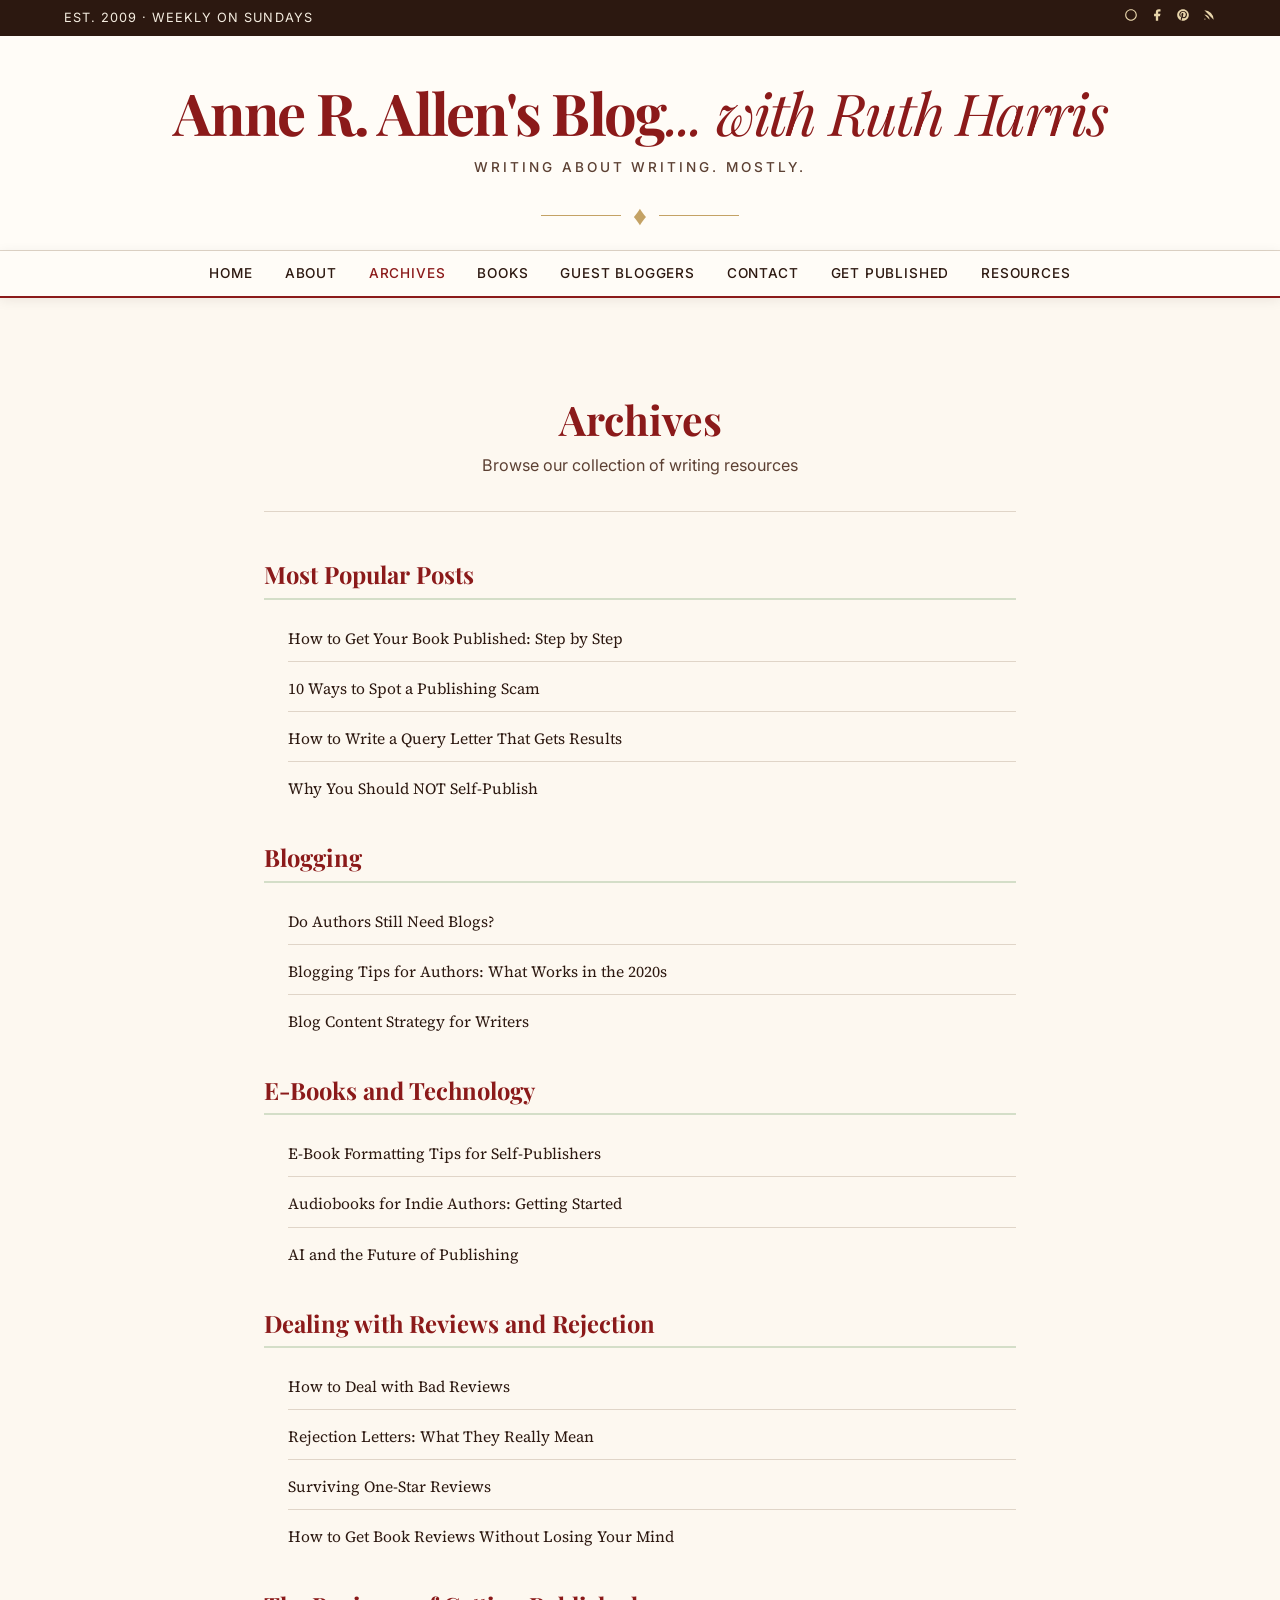
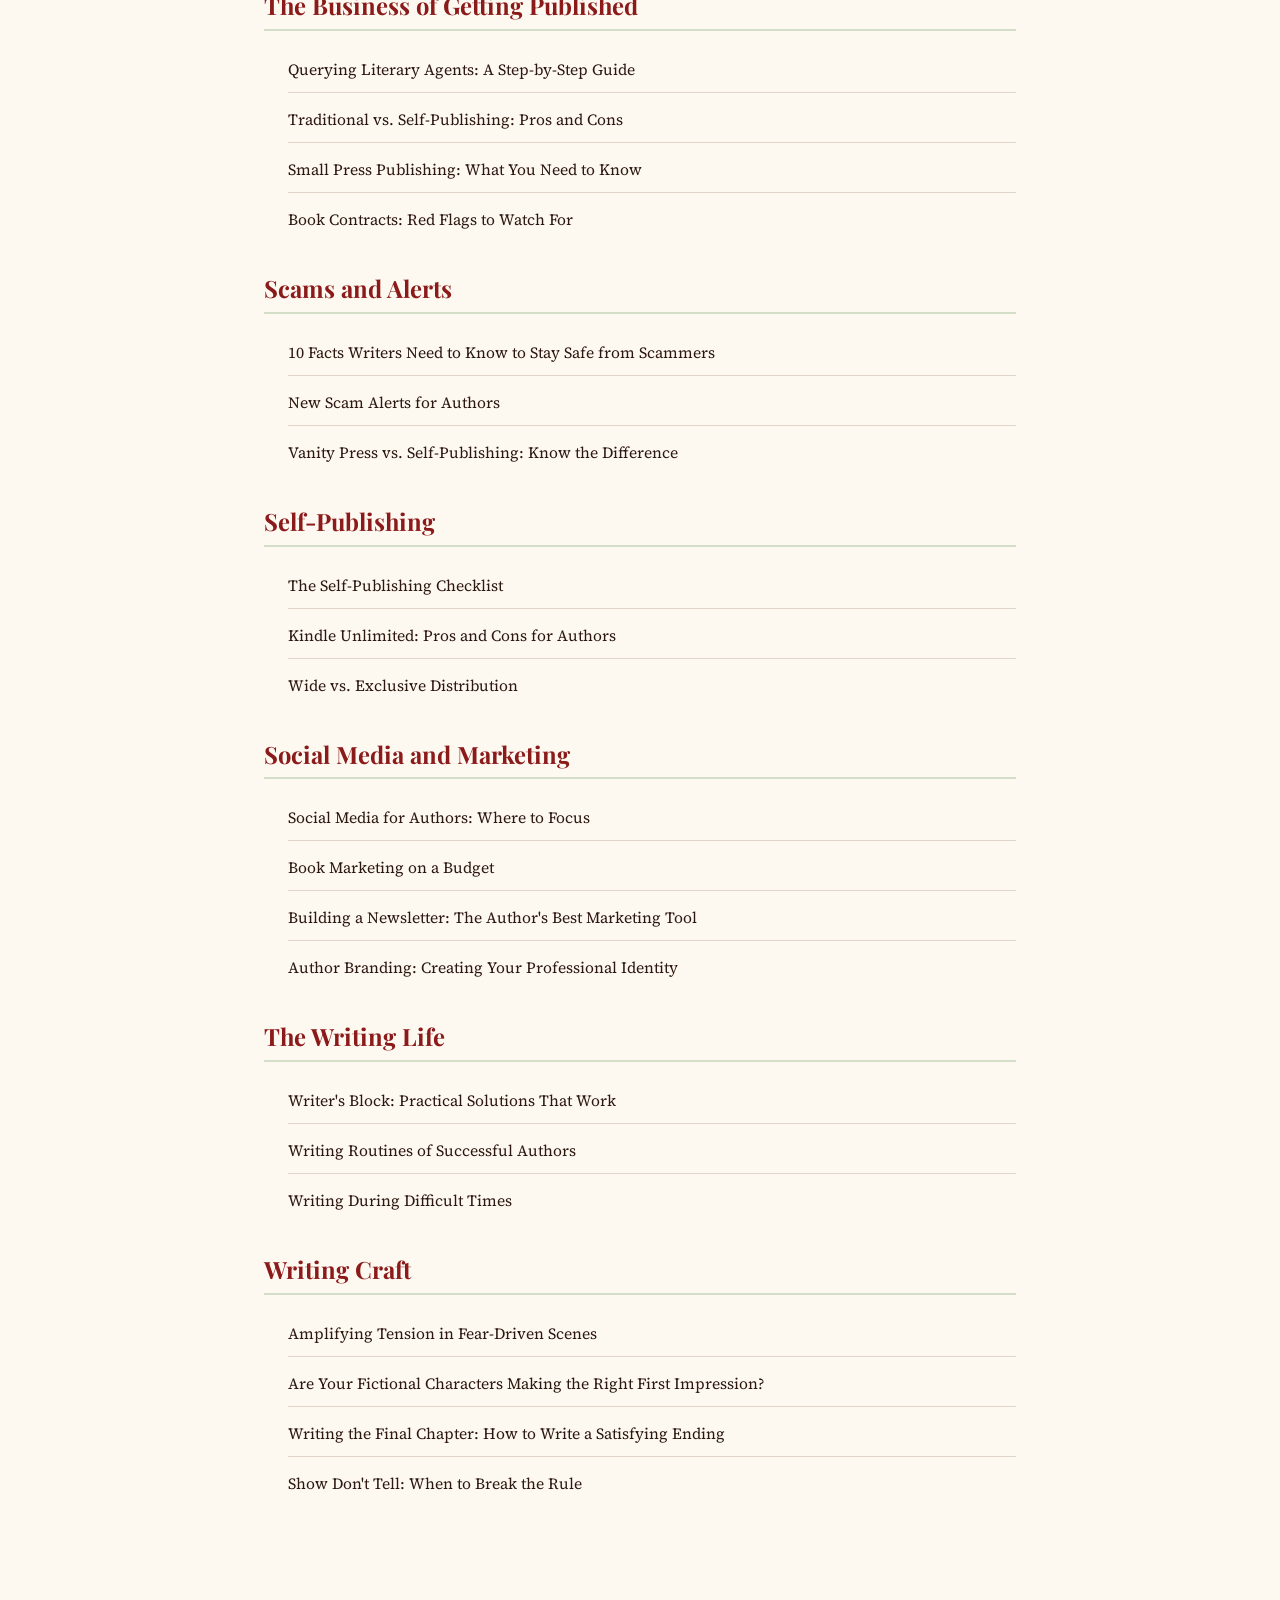
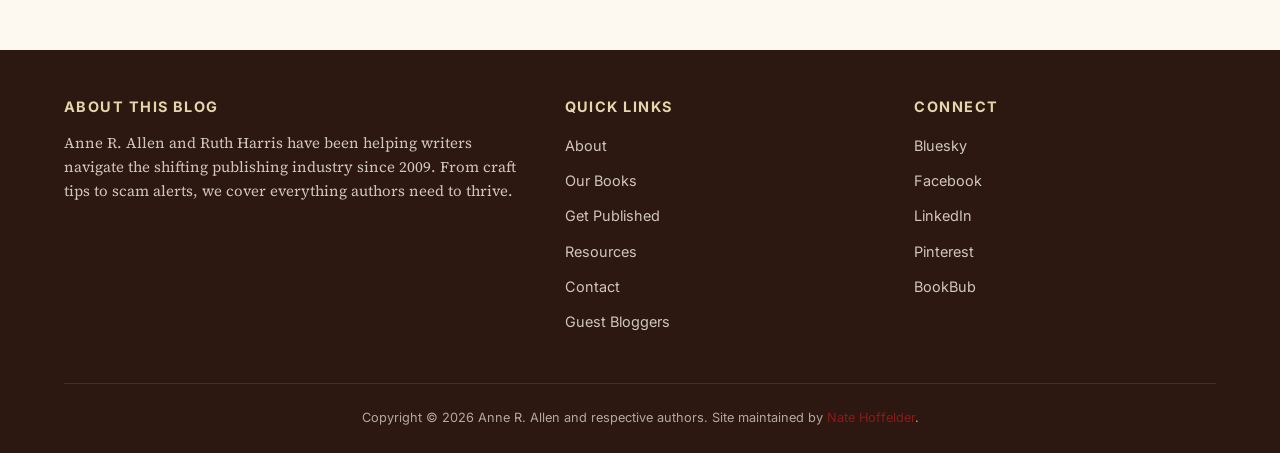
<file: archives.html>
<!DOCTYPE html>
<html lang="en">
<head>
  <meta charset="UTF-8">
  <meta name="viewport" content="width=device-width, initial-scale=1.0">
  <title>Archives — Anne R. Allen's Blog... with Ruth Harris</title>
  <meta name="description" content="Browse our collection of writing resources organized by category.">
  <link rel="preconnect" href="https://fonts.googleapis.com">
  <link rel="preconnect" href="https://fonts.gstatic.com" crossorigin>
  <link href="https://fonts.googleapis.com/css2?family=Inter:wght@400;500;600;700&family=Playfair+Display:ital,wght@0,400;0,700;1,400&family=Source+Serif+4:ital,wght@0,400;0,600;1,400&display=swap" rel="stylesheet">
  <link rel="stylesheet" href="css/style.css">
</head>
<body>

  <!-- Top Bar -->
  <div class="top-bar">
    <div class="container">
      <span>Est. 2009 &middot; Weekly on Sundays</span>
      <div class="top-bar__social">
        <a href="https://bsky.app/profile/annerallen.bsky.social" aria-label="Bluesky"><svg viewBox="0 0 24 24"><path d="M12 2C6.5 2 2 6.5 2 12s4.5 10 10 10 10-4.5 10-10S17.5 2 12 2zm0 18c-4.4 0-8-3.6-8-8s3.6-8 8-8 8 3.6 8 8-3.6 8-8 8z"/></svg></a>
        <a href="https://www.facebook.com/Anne-R-Allen-Author-246957215353670/" aria-label="Facebook"><svg viewBox="0 0 24 24"><path d="M18 2h-3a5 5 0 0 0-5 5v3H7v4h3v8h4v-8h3l1-4h-4V7a1 1 0 0 1 1-1h3z"/></svg></a>
        <a href="https://www.pinterest.com/annerallen1/" aria-label="Pinterest"><svg viewBox="0 0 24 24"><path d="M12 2C6.5 2 2 6.5 2 12c0 4.2 2.6 7.8 6.3 9.3-.1-.8-.2-2 0-2.9.2-.8 1.3-5.4 1.3-5.4s-.3-.7-.3-1.6c0-1.5.9-2.7 2-2.7.9 0 1.4.7 1.4 1.5 0 .9-.6 2.3-.9 3.6-.3 1.1.5 2 1.6 2 1.9 0 3.4-2 3.4-5 0-2.6-1.9-4.4-4.5-4.4-3.1 0-4.9 2.3-4.9 4.7 0 .9.4 1.9.8 2.5.1.1.1.2.1.3-.1.3-.3 1.1-.3 1.2-.1.2-.2.3-.4.2-1.3-.6-2.1-2.5-2.1-4 0-3.3 2.4-6.3 6.9-6.3 3.6 0 6.4 2.6 6.4 6 0 3.6-2.3 6.5-5.4 6.5-1.1 0-2.1-.6-2.4-1.2l-.7 2.5c-.2.9-.8 2-1.2 2.6.9.3 1.9.4 2.9.4 5.5 0 10-4.5 10-10S17.5 2 12 2z"/></svg></a>
        <a href="https://annerallen.com/feed" aria-label="RSS"><svg viewBox="0 0 24 24"><path d="M4 11a9 9 0 0 1 9 9M4 4a16 16 0 0 1 16 16"/><circle cx="5" cy="19" r="1"/></svg></a>
      </div>
    </div>
  </div>

  <!-- Header -->
  <header class="site-header">
    <div class="container">
      <h1 class="site-header__title"><a href="index.html">Anne R. Allen's Blog<span style="font-weight:400; font-style:italic">... with Ruth Harris</span></a></h1>
      <p class="site-header__tagline">Writing about writing. Mostly.</p>
      <div class="site-header__ornament">
        <hr><span>&diams;</span><hr>
      </div>
    </div>
  </header>

  <!-- Navigation -->
  <nav class="main-nav">
    <div class="container">
      <button class="nav-toggle" aria-label="Toggle navigation" onclick="document.querySelector('.nav-list').classList.toggle('active')">
        <svg viewBox="0 0 24 24"><line x1="3" y1="6" x2="21" y2="6"/><line x1="3" y1="12" x2="21" y2="12"/><line x1="3" y1="18" x2="21" y2="18"/></svg>
      </button>
      <ul class="nav-list">
        <li><a href="index.html">Home</a></li>
        <li>
          <a href="about.html">About</a>
          <ul class="nav-dropdown">
            <li><a href="about.html">About This Blog</a></li>
            <li><a href="about.html#anne">Anne R. Allen</a></li>
            <li><a href="about.html#ruth">Ruth Harris</a></li>
            <li><a href="about.html#shirley">Shirley S. Allen</a></li>
          </ul>
        </li>
        <li><a href="archives.html" class="active">Archives</a></li>
        <li>
          <a href="books.html">Books</a>
          <ul class="nav-dropdown">
            <li><a href="books.html#anne-books">Books by Anne</a></li>
            <li><a href="books.html#ruth-books">Books by Ruth</a></li>
          </ul>
        </li>
        <li><a href="guest-bloggers.html">Guest Bloggers</a></li>
        <li><a href="contact.html">Contact</a></li>
        <li><a href="how-to-get-published.html">Get Published</a></li>
        <li><a href="resources.html">Resources</a></li>
      </ul>
    </div>
  </nav>

  <!-- Page Content -->
  <div class="container" style="max-width: 800px; padding: 48px 24px;">

    <!-- Page Header -->
    <div class="page-header">
      <h1>Archives</h1>
      <p>Browse our collection of writing resources</p>
    </div>

    <div class="page-content">

      <div class="archives-section">
        <h2>Most Popular Posts</h2>
        <ul class="archives-list">
          <li><a href="https://annerallen.com/2013/04/how-to-get-your-book-published-in-2020/">How to Get Your Book Published: Step by Step</a></li>
          <li><a href="https://annerallen.com/2014/03/10-ways-to-spot-a-publishing-scam/">10 Ways to Spot a Publishing Scam</a></li>
          <li><a href="https://annerallen.com/2016/06/how-to-write-query-letter/">How to Write a Query Letter That Gets Results</a></li>
          <li><a href="https://annerallen.com/2015/09/why-you-should-not-self-publish/">Why You Should NOT Self-Publish</a></li>
        </ul>
      </div>

      <div class="archives-section">
        <h2>Blogging</h2>
        <ul class="archives-list">
          <li><a href="https://annerallen.com/2016/08/do-authors-still-need-blogs/">Do Authors Still Need Blogs?</a></li>
          <li><a href="https://annerallen.com/2017/03/blogging-tips-for-authors/">Blogging Tips for Authors: What Works in the 2020s</a></li>
          <li><a href="https://annerallen.com/2018/01/blog-content-strategy-for-writers/">Blog Content Strategy for Writers</a></li>
        </ul>
      </div>

      <div class="archives-section">
        <h2>E-Books and Technology</h2>
        <ul class="archives-list">
          <li><a href="https://annerallen.com/2017/05/ebook-formatting-tips/">E-Book Formatting Tips for Self-Publishers</a></li>
          <li><a href="https://annerallen.com/2019/02/audiobooks-for-indie-authors/">Audiobooks for Indie Authors: Getting Started</a></li>
          <li><a href="https://annerallen.com/2020/06/ai-and-publishing/">AI and the Future of Publishing</a></li>
        </ul>
      </div>

      <div class="archives-section">
        <h2>Dealing with Reviews and Rejection</h2>
        <ul class="archives-list">
          <li><a href="https://annerallen.com/2014/08/how-to-deal-with-bad-reviews/">How to Deal with Bad Reviews</a></li>
          <li><a href="https://annerallen.com/2016/10/rejection-letters-what-they-mean/">Rejection Letters: What They Really Mean</a></li>
          <li><a href="https://annerallen.com/2019/04/surviving-one-star-reviews/">Surviving One-Star Reviews</a></li>
          <li><a href="https://annerallen.com/2021/01/how-to-get-book-reviews/">How to Get Book Reviews Without Losing Your Mind</a></li>
        </ul>
      </div>

      <div class="archives-section">
        <h2>The Business of Getting Published</h2>
        <ul class="archives-list">
          <li><a href="https://annerallen.com/2015/05/querying-literary-agents/">Querying Literary Agents: A Step-by-Step Guide</a></li>
          <li><a href="https://annerallen.com/2017/09/traditional-vs-self-publishing/">Traditional vs. Self-Publishing: Pros and Cons</a></li>
          <li><a href="https://annerallen.com/2018/11/small-press-publishing/">Small Press Publishing: What You Need to Know</a></li>
          <li><a href="https://annerallen.com/2020/03/book-contracts-red-flags/">Book Contracts: Red Flags to Watch For</a></li>
        </ul>
      </div>

      <div class="archives-section">
        <h2>Scams and Alerts</h2>
        <ul class="archives-list">
          <li><a href="https://annerallen.com/2026/01/stay-safe-from-scammers/">10 Facts Writers Need to Know to Stay Safe from Scammers</a></li>
          <li><a href="https://annerallen.com/2026/01/new-scam-alerts-for-authors/">New Scam Alerts for Authors</a></li>
          <li><a href="https://annerallen.com/2019/07/vanity-press-vs-self-publishing/">Vanity Press vs. Self-Publishing: Know the Difference</a></li>
        </ul>
      </div>

      <div class="archives-section">
        <h2>Self-Publishing</h2>
        <ul class="archives-list">
          <li><a href="https://annerallen.com/2016/02/self-publishing-checklist/">The Self-Publishing Checklist</a></li>
          <li><a href="https://annerallen.com/2018/04/kindle-unlimited-pros-cons/">Kindle Unlimited: Pros and Cons for Authors</a></li>
          <li><a href="https://annerallen.com/2020/08/wide-vs-exclusive-distribution/">Wide vs. Exclusive Distribution</a></li>
        </ul>
      </div>

      <div class="archives-section">
        <h2>Social Media and Marketing</h2>
        <ul class="archives-list">
          <li><a href="https://annerallen.com/2017/01/social-media-for-authors/">Social Media for Authors: Where to Focus</a></li>
          <li><a href="https://annerallen.com/2019/09/book-marketing-on-budget/">Book Marketing on a Budget</a></li>
          <li><a href="https://annerallen.com/2021/05/newsletter-for-authors/">Building a Newsletter: The Author's Best Marketing Tool</a></li>
          <li><a href="https://annerallen.com/2022/02/author-branding/">Author Branding: Creating Your Professional Identity</a></li>
        </ul>
      </div>

      <div class="archives-section">
        <h2>The Writing Life</h2>
        <ul class="archives-list">
          <li><a href="https://annerallen.com/2015/11/writers-block-solutions/">Writer's Block: Practical Solutions That Work</a></li>
          <li><a href="https://annerallen.com/2018/07/writing-routines/">Writing Routines of Successful Authors</a></li>
          <li><a href="https://annerallen.com/2020/10/writing-during-difficult-times/">Writing During Difficult Times</a></li>
        </ul>
      </div>

      <div class="archives-section">
        <h2>Writing Craft</h2>
        <ul class="archives-list">
          <li><a href="https://annerallen.com/2026/03/amplifying-tension-in-fear-driven-scenes/">Amplifying Tension in Fear-Driven Scenes</a></li>
          <li><a href="https://annerallen.com/2026/01/fictional-characters-making-first-impression/">Are Your Fictional Characters Making the Right First Impression?</a></li>
          <li><a href="https://annerallen.com/2025/12/writing-the-final-chapter/">Writing the Final Chapter: How to Write a Satisfying Ending</a></li>
          <li><a href="https://annerallen.com/2016/04/show-dont-tell/">Show Don't Tell: When to Break the Rule</a></li>
        </ul>
      </div>

    </div>
  </div>

  <!-- Footer -->
  <footer class="site-footer">
    <div class="container">
      <div class="footer-grid">
        <div class="footer-section">
          <h3>About This Blog</h3>
          <p>Anne R. Allen and Ruth Harris have been helping writers navigate the shifting publishing industry since 2009. From craft tips to scam alerts, we cover everything authors need to thrive.</p>
        </div>
        <div class="footer-section">
          <h3>Quick Links</h3>
          <ul class="footer-links">
            <li><a href="about.html">About</a></li>
            <li><a href="books.html">Our Books</a></li>
            <li><a href="how-to-get-published.html">Get Published</a></li>
            <li><a href="resources.html">Resources</a></li>
            <li><a href="contact.html">Contact</a></li>
            <li><a href="guest-bloggers.html">Guest Bloggers</a></li>
          </ul>
        </div>
        <div class="footer-section">
          <h3>Connect</h3>
          <ul class="footer-links">
            <li><a href="https://bsky.app/profile/annerallen.bsky.social">Bluesky</a></li>
            <li><a href="https://www.facebook.com/Anne-R-Allen-Author-246957215353670/">Facebook</a></li>
            <li><a href="https://www.linkedin.com/in/anne-r-allen-49326210">LinkedIn</a></li>
            <li><a href="https://www.pinterest.com/annerallen1/">Pinterest</a></li>
            <li><a href="https://www.bookbub.com/profile/anne-r-allen">BookBub</a></li>
          </ul>
        </div>
      </div>
      <div class="footer-bottom">
        <p>Copyright &copy; 2026 Anne R. Allen and respective authors. Site maintained by <a href="https://natehoffelder.com/">Nate Hoffelder</a>.</p>
      </div>
    </div>
  </footer>

</body>
</html>
</file>
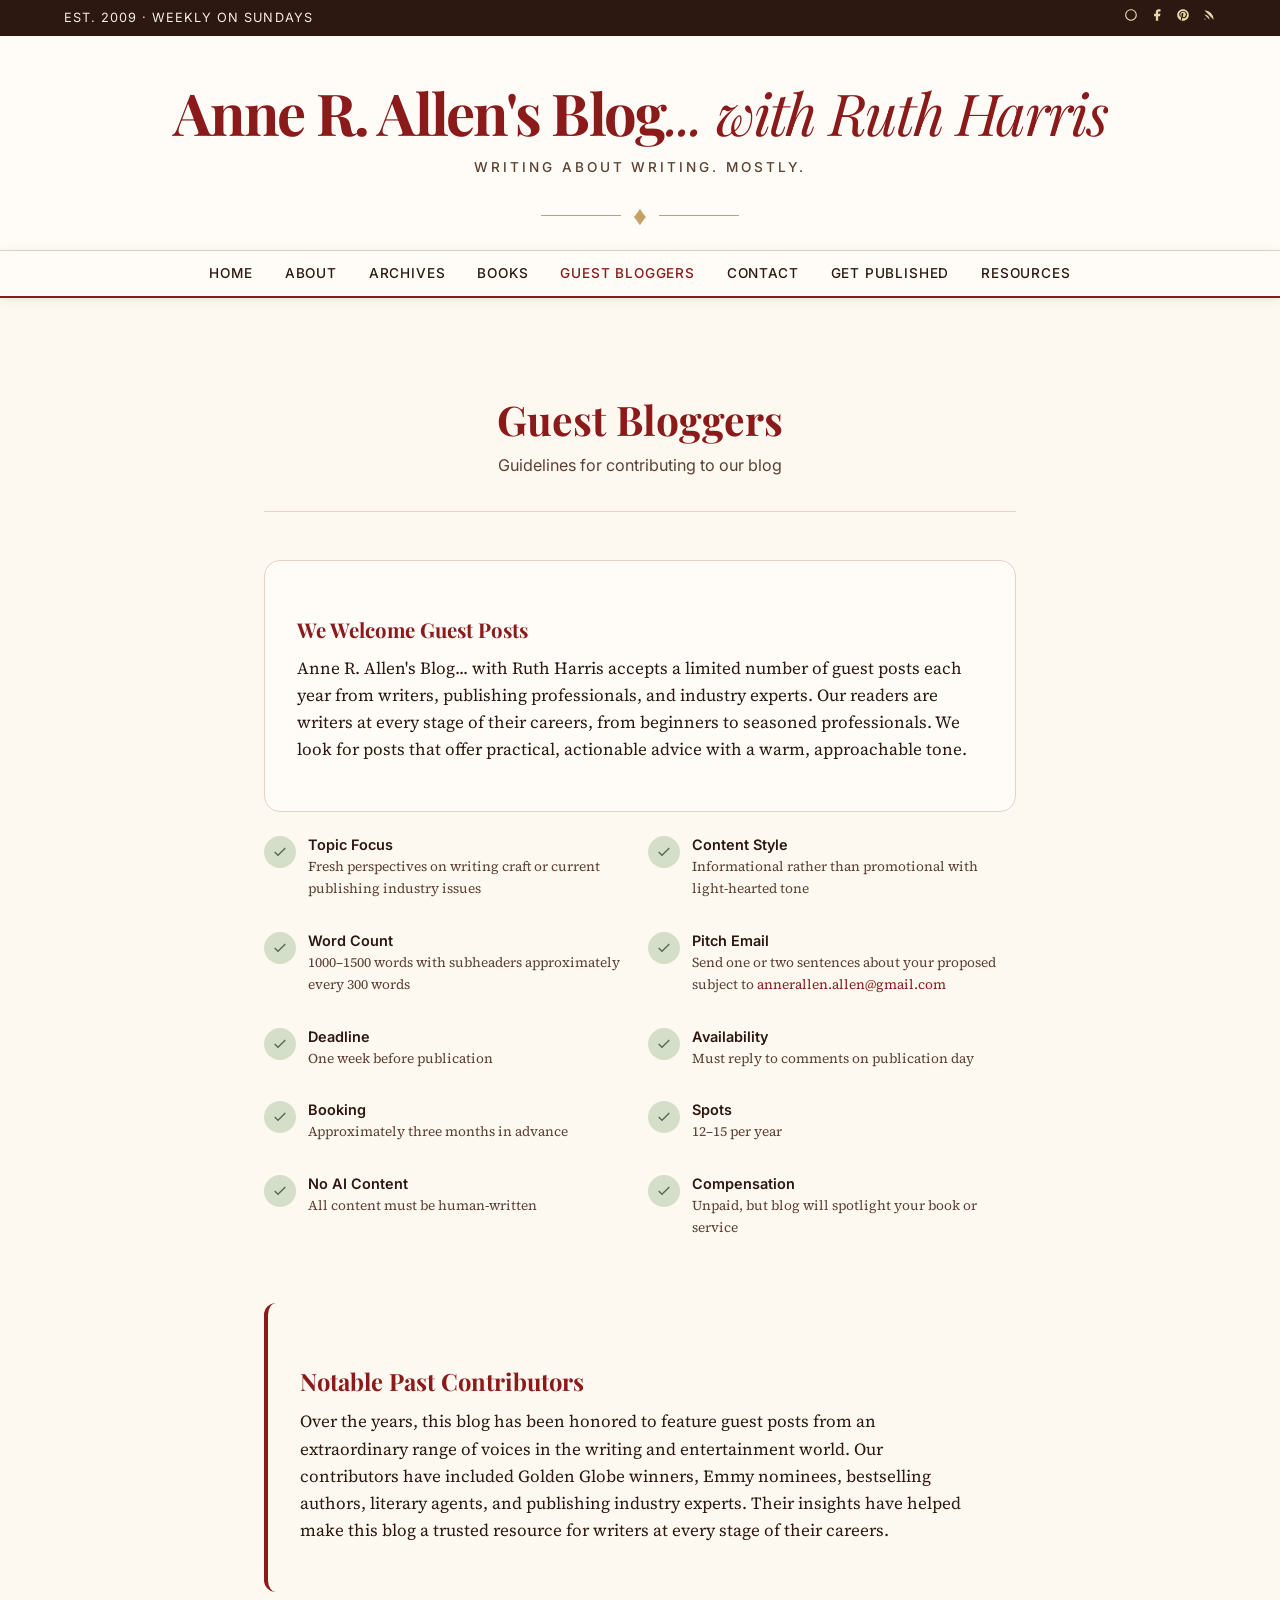
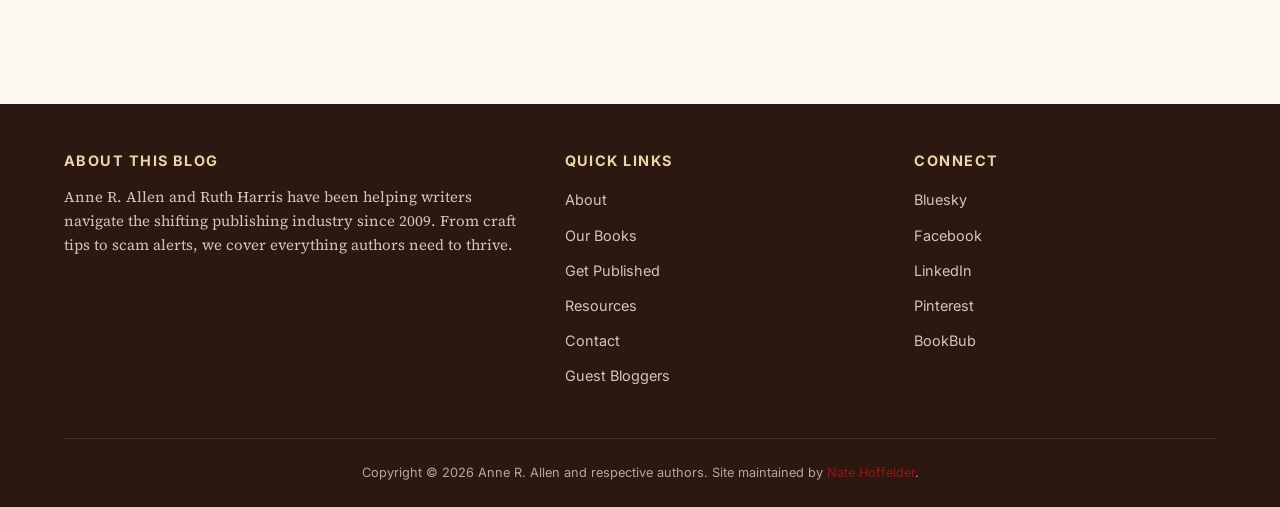
<file: guest-bloggers.html>
<!DOCTYPE html>
<html lang="en">
<head>
  <meta charset="UTF-8">
  <meta name="viewport" content="width=device-width, initial-scale=1.0">
  <title>Guest Bloggers — Anne R. Allen's Blog... with Ruth Harris</title>
  <meta name="description" content="Guidelines for contributing a guest post to Anne R. Allen's Blog with Ruth Harris.">
  <link rel="preconnect" href="https://fonts.googleapis.com">
  <link rel="preconnect" href="https://fonts.gstatic.com" crossorigin>
  <link href="https://fonts.googleapis.com/css2?family=Inter:wght@400;500;600;700&family=Playfair+Display:ital,wght@0,400;0,700;1,400&family=Source+Serif+4:ital,wght@0,400;0,600;1,400&display=swap" rel="stylesheet">
  <link rel="stylesheet" href="css/style.css">
</head>
<body>

  <!-- Top Bar -->
  <div class="top-bar">
    <div class="container">
      <span>Est. 2009 &middot; Weekly on Sundays</span>
      <div class="top-bar__social">
        <a href="https://bsky.app/profile/annerallen.bsky.social" aria-label="Bluesky"><svg viewBox="0 0 24 24"><path d="M12 2C6.5 2 2 6.5 2 12s4.5 10 10 10 10-4.5 10-10S17.5 2 12 2zm0 18c-4.4 0-8-3.6-8-8s3.6-8 8-8 8 3.6 8 8-3.6 8-8 8z"/></svg></a>
        <a href="https://www.facebook.com/Anne-R-Allen-Author-246957215353670/" aria-label="Facebook"><svg viewBox="0 0 24 24"><path d="M18 2h-3a5 5 0 0 0-5 5v3H7v4h3v8h4v-8h3l1-4h-4V7a1 1 0 0 1 1-1h3z"/></svg></a>
        <a href="https://www.pinterest.com/annerallen1/" aria-label="Pinterest"><svg viewBox="0 0 24 24"><path d="M12 2C6.5 2 2 6.5 2 12c0 4.2 2.6 7.8 6.3 9.3-.1-.8-.2-2 0-2.9.2-.8 1.3-5.4 1.3-5.4s-.3-.7-.3-1.6c0-1.5.9-2.7 2-2.7.9 0 1.4.7 1.4 1.5 0 .9-.6 2.3-.9 3.6-.3 1.1.5 2 1.6 2 1.9 0 3.4-2 3.4-5 0-2.6-1.9-4.4-4.5-4.4-3.1 0-4.9 2.3-4.9 4.7 0 .9.4 1.9.8 2.5.1.1.1.2.1.3-.1.3-.3 1.1-.3 1.2-.1.2-.2.3-.4.2-1.3-.6-2.1-2.5-2.1-4 0-3.3 2.4-6.3 6.9-6.3 3.6 0 6.4 2.6 6.4 6 0 3.6-2.3 6.5-5.4 6.5-1.1 0-2.1-.6-2.4-1.2l-.7 2.5c-.2.9-.8 2-1.2 2.6.9.3 1.9.4 2.9.4 5.5 0 10-4.5 10-10S17.5 2 12 2z"/></svg></a>
        <a href="https://annerallen.com/feed" aria-label="RSS"><svg viewBox="0 0 24 24"><path d="M4 11a9 9 0 0 1 9 9M4 4a16 16 0 0 1 16 16"/><circle cx="5" cy="19" r="1"/></svg></a>
      </div>
    </div>
  </div>

  <!-- Header -->
  <header class="site-header">
    <div class="container">
      <h1 class="site-header__title"><a href="index.html">Anne R. Allen's Blog<span style="font-weight:400; font-style:italic">... with Ruth Harris</span></a></h1>
      <p class="site-header__tagline">Writing about writing. Mostly.</p>
      <div class="site-header__ornament">
        <hr><span>&diams;</span><hr>
      </div>
    </div>
  </header>

  <!-- Navigation -->
  <nav class="main-nav">
    <div class="container">
      <button class="nav-toggle" aria-label="Toggle navigation" onclick="document.querySelector('.nav-list').classList.toggle('active')">
        <svg viewBox="0 0 24 24"><line x1="3" y1="6" x2="21" y2="6"/><line x1="3" y1="12" x2="21" y2="12"/><line x1="3" y1="18" x2="21" y2="18"/></svg>
      </button>
      <ul class="nav-list">
        <li><a href="index.html">Home</a></li>
        <li>
          <a href="about.html">About</a>
          <ul class="nav-dropdown">
            <li><a href="about.html">About This Blog</a></li>
            <li><a href="about.html#anne">Anne R. Allen</a></li>
            <li><a href="about.html#ruth">Ruth Harris</a></li>
            <li><a href="about.html#shirley">Shirley S. Allen</a></li>
          </ul>
        </li>
        <li><a href="archives.html">Archives</a></li>
        <li>
          <a href="books.html">Books</a>
          <ul class="nav-dropdown">
            <li><a href="books.html#anne-books">Books by Anne</a></li>
            <li><a href="books.html#ruth-books">Books by Ruth</a></li>
          </ul>
        </li>
        <li><a href="guest-bloggers.html" class="active">Guest Bloggers</a></li>
        <li><a href="contact.html">Contact</a></li>
        <li><a href="how-to-get-published.html">Get Published</a></li>
        <li><a href="resources.html">Resources</a></li>
      </ul>
    </div>
  </nav>

  <!-- Page Content -->
  <div class="container" style="max-width: 800px; padding: 48px 24px;">

    <!-- Page Header -->
    <div class="page-header">
      <h1>Guest Bloggers</h1>
      <p>Guidelines for contributing to our blog</p>
    </div>

    <div class="page-content">

      <div class="guidelines-card">
        <h3>We Welcome Guest Posts</h3>
        <p>Anne R. Allen's Blog... with Ruth Harris accepts a limited number of guest posts each year from writers, publishing professionals, and industry experts. Our readers are writers at every stage of their careers, from beginners to seasoned professionals. We look for posts that offer practical, actionable advice with a warm, approachable tone.</p>
      </div>

      <div class="guidelines-grid">

        <div class="guideline-item">
          <div class="guideline-item__icon">
            <svg viewBox="0 0 24 24" stroke-width="2"><polyline points="20 6 9 17 4 12"/></svg>
          </div>
          <div>
            <h4>Topic Focus</h4>
            <p>Fresh perspectives on writing craft or current publishing industry issues</p>
          </div>
        </div>

        <div class="guideline-item">
          <div class="guideline-item__icon">
            <svg viewBox="0 0 24 24" stroke-width="2"><polyline points="20 6 9 17 4 12"/></svg>
          </div>
          <div>
            <h4>Content Style</h4>
            <p>Informational rather than promotional with light-hearted tone</p>
          </div>
        </div>

        <div class="guideline-item">
          <div class="guideline-item__icon">
            <svg viewBox="0 0 24 24" stroke-width="2"><polyline points="20 6 9 17 4 12"/></svg>
          </div>
          <div>
            <h4>Word Count</h4>
            <p>1000&ndash;1500 words with subheaders approximately every 300 words</p>
          </div>
        </div>

        <div class="guideline-item">
          <div class="guideline-item__icon">
            <svg viewBox="0 0 24 24" stroke-width="2"><polyline points="20 6 9 17 4 12"/></svg>
          </div>
          <div>
            <h4>Pitch Email</h4>
            <p>Send one or two sentences about your proposed subject to <a href="mailto:annerallen.allen@gmail.com">annerallen.allen@gmail.com</a></p>
          </div>
        </div>

        <div class="guideline-item">
          <div class="guideline-item__icon">
            <svg viewBox="0 0 24 24" stroke-width="2"><polyline points="20 6 9 17 4 12"/></svg>
          </div>
          <div>
            <h4>Deadline</h4>
            <p>One week before publication</p>
          </div>
        </div>

        <div class="guideline-item">
          <div class="guideline-item__icon">
            <svg viewBox="0 0 24 24" stroke-width="2"><polyline points="20 6 9 17 4 12"/></svg>
          </div>
          <div>
            <h4>Availability</h4>
            <p>Must reply to comments on publication day</p>
          </div>
        </div>

        <div class="guideline-item">
          <div class="guideline-item__icon">
            <svg viewBox="0 0 24 24" stroke-width="2"><polyline points="20 6 9 17 4 12"/></svg>
          </div>
          <div>
            <h4>Booking</h4>
            <p>Approximately three months in advance</p>
          </div>
        </div>

        <div class="guideline-item">
          <div class="guideline-item__icon">
            <svg viewBox="0 0 24 24" stroke-width="2"><polyline points="20 6 9 17 4 12"/></svg>
          </div>
          <div>
            <h4>Spots</h4>
            <p>12&ndash;15 per year</p>
          </div>
        </div>

        <div class="guideline-item">
          <div class="guideline-item__icon">
            <svg viewBox="0 0 24 24" stroke-width="2"><polyline points="20 6 9 17 4 12"/></svg>
          </div>
          <div>
            <h4>No AI Content</h4>
            <p>All content must be human-written</p>
          </div>
        </div>

        <div class="guideline-item">
          <div class="guideline-item__icon">
            <svg viewBox="0 0 24 24" stroke-width="2"><polyline points="20 6 9 17 4 12"/></svg>
          </div>
          <div>
            <h4>Compensation</h4>
            <p>Unpaid, but blog will spotlight your book or service</p>
          </div>
        </div>

      </div>

      <div style="margin-top: 48px; padding: 32px; background: var(--cream); border-radius: 12px; border-left: 4px solid var(--burgundy);">
        <h2 style="font-family: 'Playfair Display', serif; font-size: 1.4rem; margin-bottom: 12px;">Notable Past Contributors</h2>
        <p>Over the years, this blog has been honored to feature guest posts from an extraordinary range of voices in the writing and entertainment world. Our contributors have included Golden Globe winners, Emmy nominees, bestselling authors, literary agents, and publishing industry experts. Their insights have helped make this blog a trusted resource for writers at every stage of their careers.</p>
      </div>

    </div>
  </div>

  <!-- Footer -->
  <footer class="site-footer">
    <div class="container">
      <div class="footer-grid">
        <div class="footer-section">
          <h3>About This Blog</h3>
          <p>Anne R. Allen and Ruth Harris have been helping writers navigate the shifting publishing industry since 2009. From craft tips to scam alerts, we cover everything authors need to thrive.</p>
        </div>
        <div class="footer-section">
          <h3>Quick Links</h3>
          <ul class="footer-links">
            <li><a href="about.html">About</a></li>
            <li><a href="books.html">Our Books</a></li>
            <li><a href="how-to-get-published.html">Get Published</a></li>
            <li><a href="resources.html">Resources</a></li>
            <li><a href="contact.html">Contact</a></li>
            <li><a href="guest-bloggers.html">Guest Bloggers</a></li>
          </ul>
        </div>
        <div class="footer-section">
          <h3>Connect</h3>
          <ul class="footer-links">
            <li><a href="https://bsky.app/profile/annerallen.bsky.social">Bluesky</a></li>
            <li><a href="https://www.facebook.com/Anne-R-Allen-Author-246957215353670/">Facebook</a></li>
            <li><a href="https://www.linkedin.com/in/anne-r-allen-49326210">LinkedIn</a></li>
            <li><a href="https://www.pinterest.com/annerallen1/">Pinterest</a></li>
            <li><a href="https://www.bookbub.com/profile/anne-r-allen">BookBub</a></li>
          </ul>
        </div>
      </div>
      <div class="footer-bottom">
        <p>Copyright &copy; 2026 Anne R. Allen and respective authors. Site maintained by <a href="https://natehoffelder.com/">Nate Hoffelder</a>.</p>
      </div>
    </div>
  </footer>

</body>
</html>
</file>
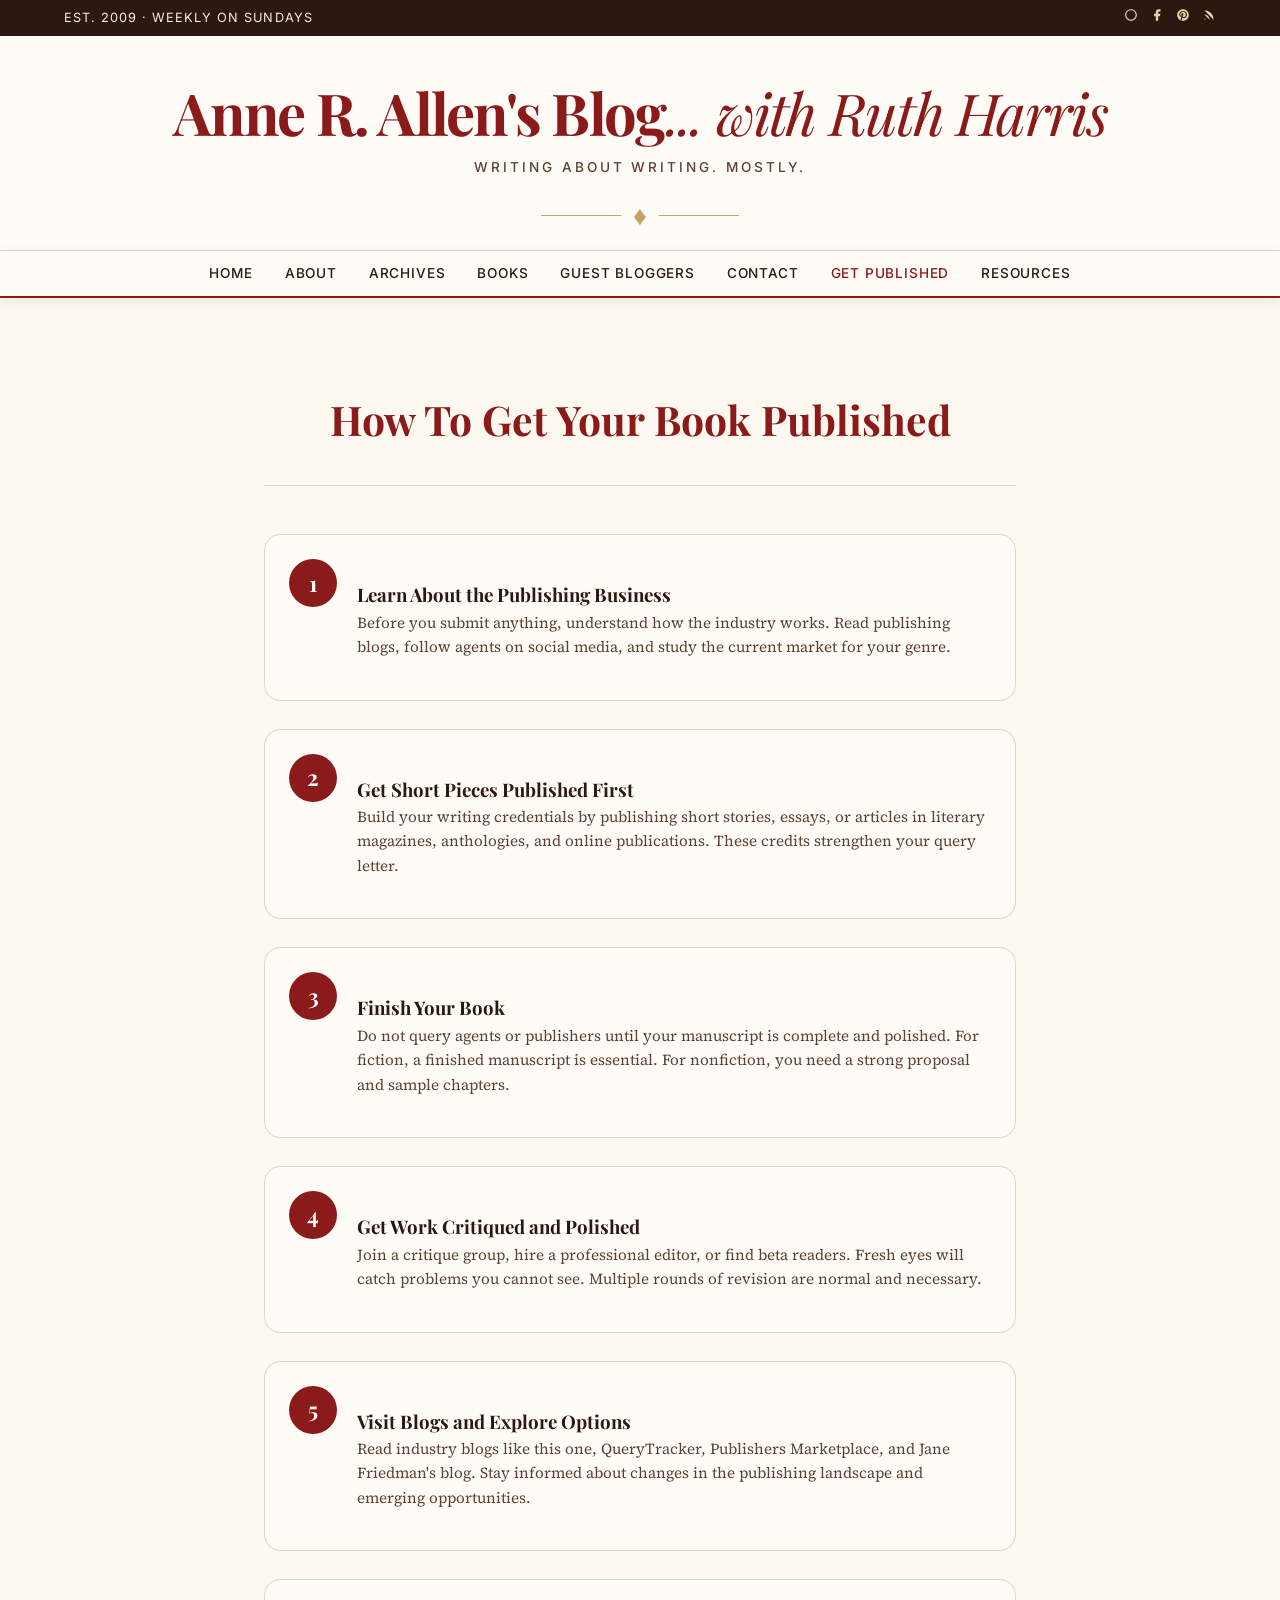
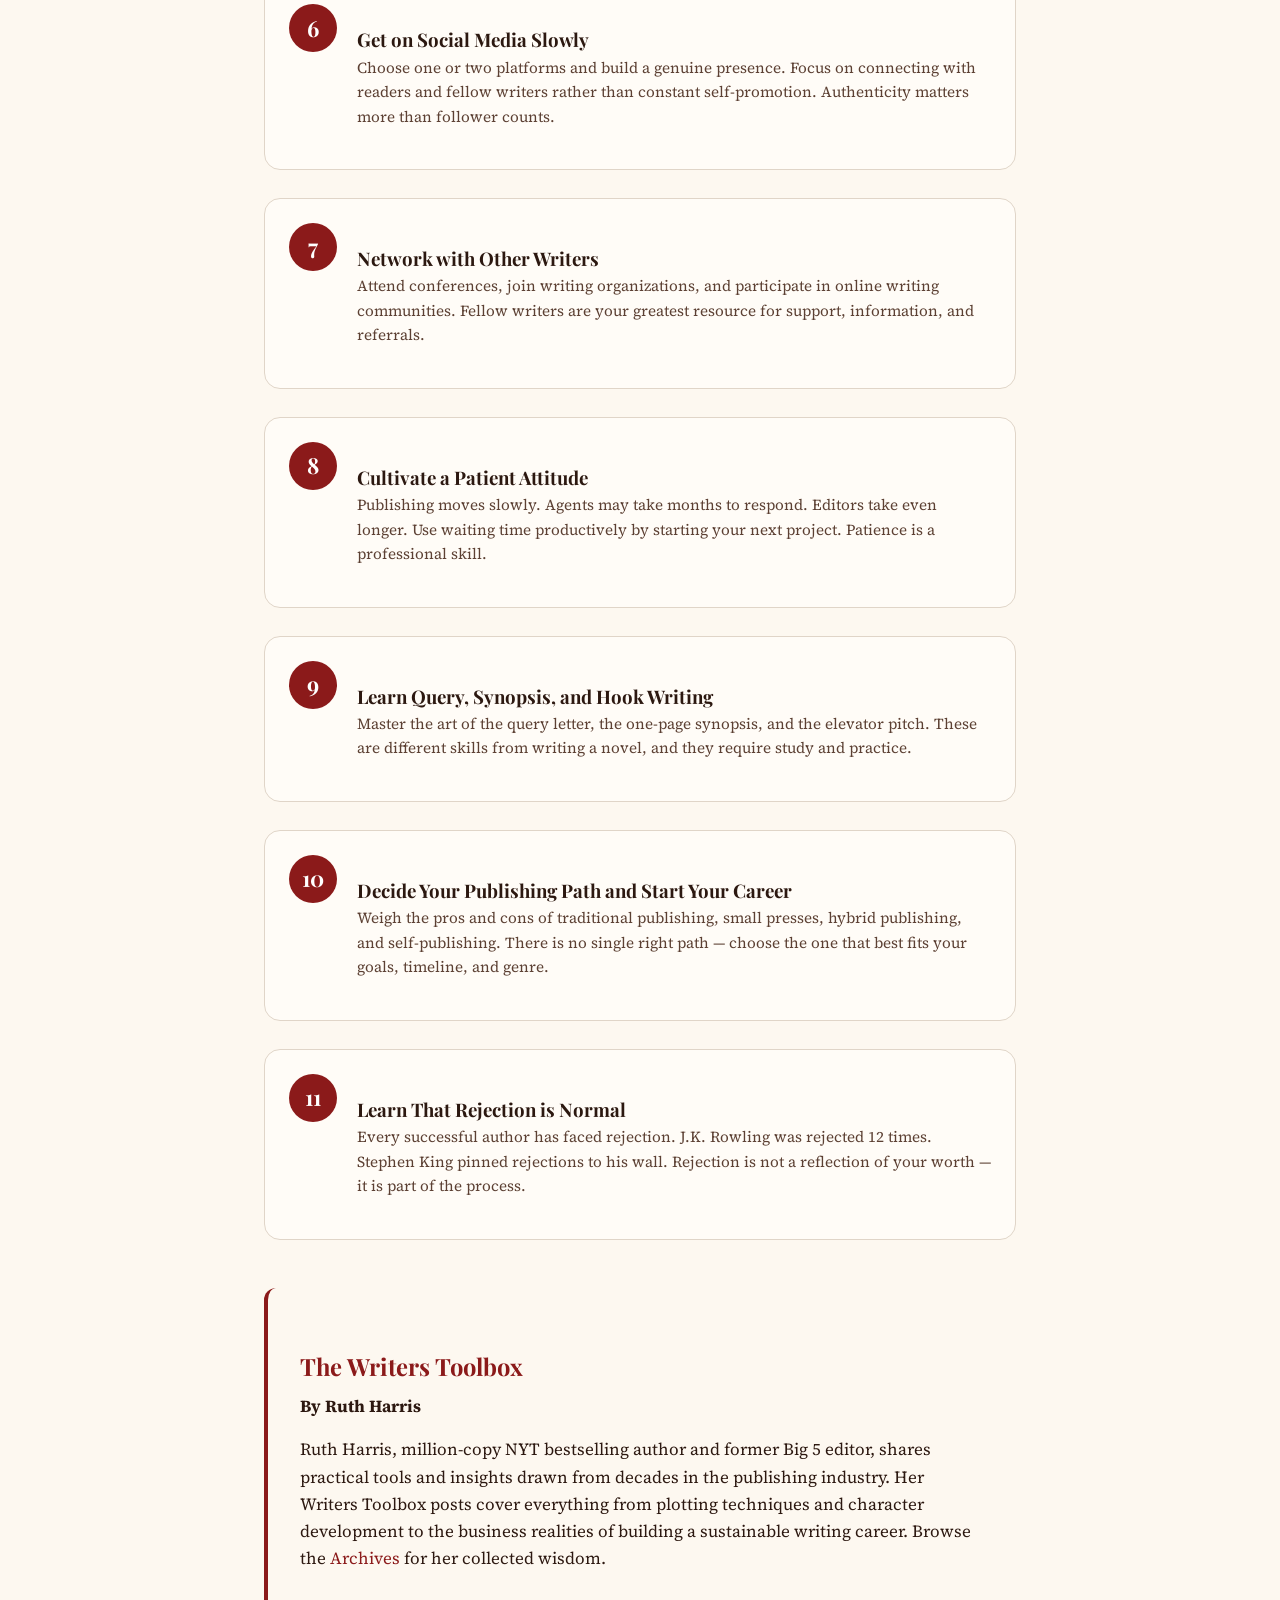
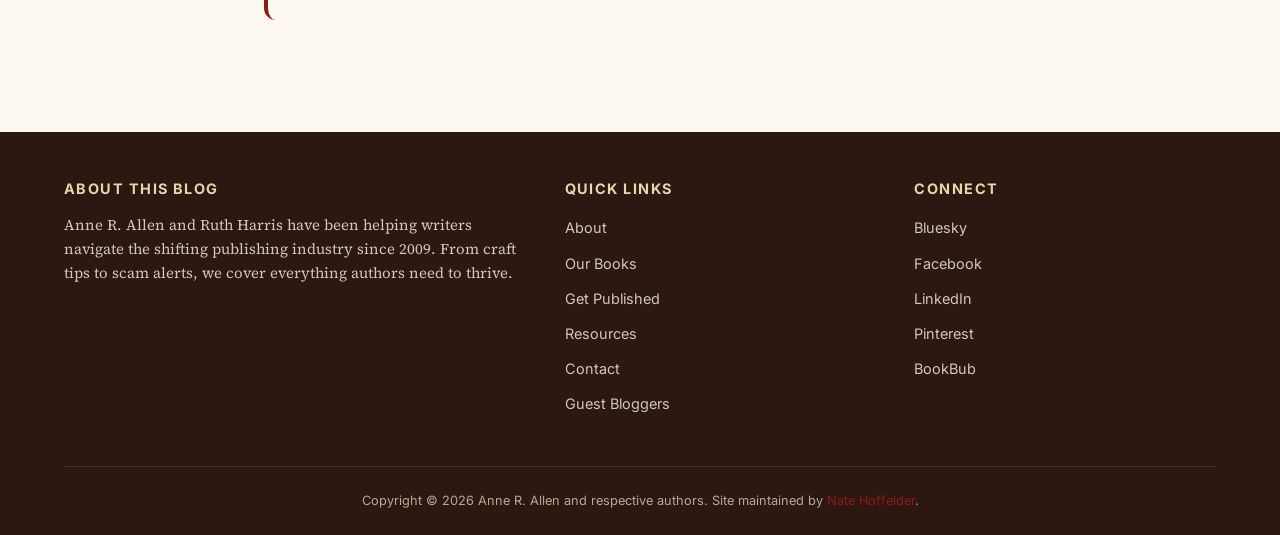
<file: how-to-get-published.html>
<!DOCTYPE html>
<html lang="en">
<head>
  <meta charset="UTF-8">
  <meta name="viewport" content="width=device-width, initial-scale=1.0">
  <title>How To Get Published — Anne R. Allen's Blog... with Ruth Harris</title>
  <meta name="description" content="A step-by-step guide to getting your book published, from learning the business to dealing with rejection.">
  <link rel="preconnect" href="https://fonts.googleapis.com">
  <link rel="preconnect" href="https://fonts.gstatic.com" crossorigin>
  <link href="https://fonts.googleapis.com/css2?family=Inter:wght@400;500;600;700&family=Playfair+Display:ital,wght@0,400;0,700;1,400&family=Source+Serif+4:ital,wght@0,400;0,600;1,400&display=swap" rel="stylesheet">
  <link rel="stylesheet" href="css/style.css">
</head>
<body>

  <!-- Top Bar -->
  <div class="top-bar">
    <div class="container">
      <span>Est. 2009 &middot; Weekly on Sundays</span>
      <div class="top-bar__social">
        <a href="https://bsky.app/profile/annerallen.bsky.social" aria-label="Bluesky"><svg viewBox="0 0 24 24"><path d="M12 2C6.5 2 2 6.5 2 12s4.5 10 10 10 10-4.5 10-10S17.5 2 12 2zm0 18c-4.4 0-8-3.6-8-8s3.6-8 8-8 8 3.6 8 8-3.6 8-8 8z"/></svg></a>
        <a href="https://www.facebook.com/Anne-R-Allen-Author-246957215353670/" aria-label="Facebook"><svg viewBox="0 0 24 24"><path d="M18 2h-3a5 5 0 0 0-5 5v3H7v4h3v8h4v-8h3l1-4h-4V7a1 1 0 0 1 1-1h3z"/></svg></a>
        <a href="https://www.pinterest.com/annerallen1/" aria-label="Pinterest"><svg viewBox="0 0 24 24"><path d="M12 2C6.5 2 2 6.5 2 12c0 4.2 2.6 7.8 6.3 9.3-.1-.8-.2-2 0-2.9.2-.8 1.3-5.4 1.3-5.4s-.3-.7-.3-1.6c0-1.5.9-2.7 2-2.7.9 0 1.4.7 1.4 1.5 0 .9-.6 2.3-.9 3.6-.3 1.1.5 2 1.6 2 1.9 0 3.4-2 3.4-5 0-2.6-1.9-4.4-4.5-4.4-3.1 0-4.9 2.3-4.9 4.7 0 .9.4 1.9.8 2.5.1.1.1.2.1.3-.1.3-.3 1.1-.3 1.2-.1.2-.2.3-.4.2-1.3-.6-2.1-2.5-2.1-4 0-3.3 2.4-6.3 6.9-6.3 3.6 0 6.4 2.6 6.4 6 0 3.6-2.3 6.5-5.4 6.5-1.1 0-2.1-.6-2.4-1.2l-.7 2.5c-.2.9-.8 2-1.2 2.6.9.3 1.9.4 2.9.4 5.5 0 10-4.5 10-10S17.5 2 12 2z"/></svg></a>
        <a href="https://annerallen.com/feed" aria-label="RSS"><svg viewBox="0 0 24 24"><path d="M4 11a9 9 0 0 1 9 9M4 4a16 16 0 0 1 16 16"/><circle cx="5" cy="19" r="1"/></svg></a>
      </div>
    </div>
  </div>

  <!-- Header -->
  <header class="site-header">
    <div class="container">
      <h1 class="site-header__title"><a href="index.html">Anne R. Allen's Blog<span style="font-weight:400; font-style:italic">... with Ruth Harris</span></a></h1>
      <p class="site-header__tagline">Writing about writing. Mostly.</p>
      <div class="site-header__ornament">
        <hr><span>&diams;</span><hr>
      </div>
    </div>
  </header>

  <!-- Navigation -->
  <nav class="main-nav">
    <div class="container">
      <button class="nav-toggle" aria-label="Toggle navigation" onclick="document.querySelector('.nav-list').classList.toggle('active')">
        <svg viewBox="0 0 24 24"><line x1="3" y1="6" x2="21" y2="6"/><line x1="3" y1="12" x2="21" y2="12"/><line x1="3" y1="18" x2="21" y2="18"/></svg>
      </button>
      <ul class="nav-list">
        <li><a href="index.html">Home</a></li>
        <li>
          <a href="about.html">About</a>
          <ul class="nav-dropdown">
            <li><a href="about.html">About This Blog</a></li>
            <li><a href="about.html#anne">Anne R. Allen</a></li>
            <li><a href="about.html#ruth">Ruth Harris</a></li>
            <li><a href="about.html#shirley">Shirley S. Allen</a></li>
          </ul>
        </li>
        <li><a href="archives.html">Archives</a></li>
        <li>
          <a href="books.html">Books</a>
          <ul class="nav-dropdown">
            <li><a href="books.html#anne-books">Books by Anne</a></li>
            <li><a href="books.html#ruth-books">Books by Ruth</a></li>
          </ul>
        </li>
        <li><a href="guest-bloggers.html">Guest Bloggers</a></li>
        <li><a href="contact.html">Contact</a></li>
        <li><a href="how-to-get-published.html" class="active">Get Published</a></li>
        <li><a href="resources.html">Resources</a></li>
      </ul>
    </div>
  </nav>

  <!-- Page Content -->
  <div class="container" style="max-width: 800px; padding: 48px 24px;">

    <!-- Page Header -->
    <div class="page-header">
      <h1>How To Get Your Book Published</h1>
    </div>

    <div class="page-content">

      <div class="steps">

        <div class="step">
          <div>
            <h3>Learn About the Publishing Business</h3>
            <p>Before you submit anything, understand how the industry works. Read publishing blogs, follow agents on social media, and study the current market for your genre.</p>
          </div>
        </div>

        <div class="step">
          <div>
            <h3>Get Short Pieces Published First</h3>
            <p>Build your writing credentials by publishing short stories, essays, or articles in literary magazines, anthologies, and online publications. These credits strengthen your query letter.</p>
          </div>
        </div>

        <div class="step">
          <div>
            <h3>Finish Your Book</h3>
            <p>Do not query agents or publishers until your manuscript is complete and polished. For fiction, a finished manuscript is essential. For nonfiction, you need a strong proposal and sample chapters.</p>
          </div>
        </div>

        <div class="step">
          <div>
            <h3>Get Work Critiqued and Polished</h3>
            <p>Join a critique group, hire a professional editor, or find beta readers. Fresh eyes will catch problems you cannot see. Multiple rounds of revision are normal and necessary.</p>
          </div>
        </div>

        <div class="step">
          <div>
            <h3>Visit Blogs and Explore Options</h3>
            <p>Read industry blogs like this one, QueryTracker, Publishers Marketplace, and Jane Friedman's blog. Stay informed about changes in the publishing landscape and emerging opportunities.</p>
          </div>
        </div>

        <div class="step">
          <div>
            <h3>Get on Social Media Slowly</h3>
            <p>Choose one or two platforms and build a genuine presence. Focus on connecting with readers and fellow writers rather than constant self-promotion. Authenticity matters more than follower counts.</p>
          </div>
        </div>

        <div class="step">
          <div>
            <h3>Network with Other Writers</h3>
            <p>Attend conferences, join writing organizations, and participate in online writing communities. Fellow writers are your greatest resource for support, information, and referrals.</p>
          </div>
        </div>

        <div class="step">
          <div>
            <h3>Cultivate a Patient Attitude</h3>
            <p>Publishing moves slowly. Agents may take months to respond. Editors take even longer. Use waiting time productively by starting your next project. Patience is a professional skill.</p>
          </div>
        </div>

        <div class="step">
          <div>
            <h3>Learn Query, Synopsis, and Hook Writing</h3>
            <p>Master the art of the query letter, the one-page synopsis, and the elevator pitch. These are different skills from writing a novel, and they require study and practice.</p>
          </div>
        </div>

        <div class="step">
          <div>
            <h3>Decide Your Publishing Path and Start Your Career</h3>
            <p>Weigh the pros and cons of traditional publishing, small presses, hybrid publishing, and self-publishing. There is no single right path &mdash; choose the one that best fits your goals, timeline, and genre.</p>
          </div>
        </div>

        <div class="step">
          <div>
            <h3>Learn That Rejection is Normal</h3>
            <p>Every successful author has faced rejection. J.K. Rowling was rejected 12 times. Stephen King pinned rejections to his wall. Rejection is not a reflection of your worth &mdash; it is part of the process.</p>
          </div>
        </div>

      </div>

      <div style="margin-top: 48px; padding: 32px; background: var(--cream); border-radius: 12px; border-left: 4px solid var(--burgundy);">
        <h2 style="font-family: 'Playfair Display', serif; font-size: 1.4rem; margin-bottom: 12px;">The Writers Toolbox</h2>
        <p><strong>By Ruth Harris</strong></p>
        <p>Ruth Harris, million-copy NYT bestselling author and former Big 5 editor, shares practical tools and insights drawn from decades in the publishing industry. Her Writers Toolbox posts cover everything from plotting techniques and character development to the business realities of building a sustainable writing career. Browse the <a href="archives.html">Archives</a> for her collected wisdom.</p>
      </div>

    </div>
  </div>

  <!-- Footer -->
  <footer class="site-footer">
    <div class="container">
      <div class="footer-grid">
        <div class="footer-section">
          <h3>About This Blog</h3>
          <p>Anne R. Allen and Ruth Harris have been helping writers navigate the shifting publishing industry since 2009. From craft tips to scam alerts, we cover everything authors need to thrive.</p>
        </div>
        <div class="footer-section">
          <h3>Quick Links</h3>
          <ul class="footer-links">
            <li><a href="about.html">About</a></li>
            <li><a href="books.html">Our Books</a></li>
            <li><a href="how-to-get-published.html">Get Published</a></li>
            <li><a href="resources.html">Resources</a></li>
            <li><a href="contact.html">Contact</a></li>
            <li><a href="guest-bloggers.html">Guest Bloggers</a></li>
          </ul>
        </div>
        <div class="footer-section">
          <h3>Connect</h3>
          <ul class="footer-links">
            <li><a href="https://bsky.app/profile/annerallen.bsky.social">Bluesky</a></li>
            <li><a href="https://www.facebook.com/Anne-R-Allen-Author-246957215353670/">Facebook</a></li>
            <li><a href="https://www.linkedin.com/in/anne-r-allen-49326210">LinkedIn</a></li>
            <li><a href="https://www.pinterest.com/annerallen1/">Pinterest</a></li>
            <li><a href="https://www.bookbub.com/profile/anne-r-allen">BookBub</a></li>
          </ul>
        </div>
      </div>
      <div class="footer-bottom">
        <p>Copyright &copy; 2026 Anne R. Allen and respective authors. Site maintained by <a href="https://natehoffelder.com/">Nate Hoffelder</a>.</p>
      </div>
    </div>
  </footer>

</body>
</html>
</file>
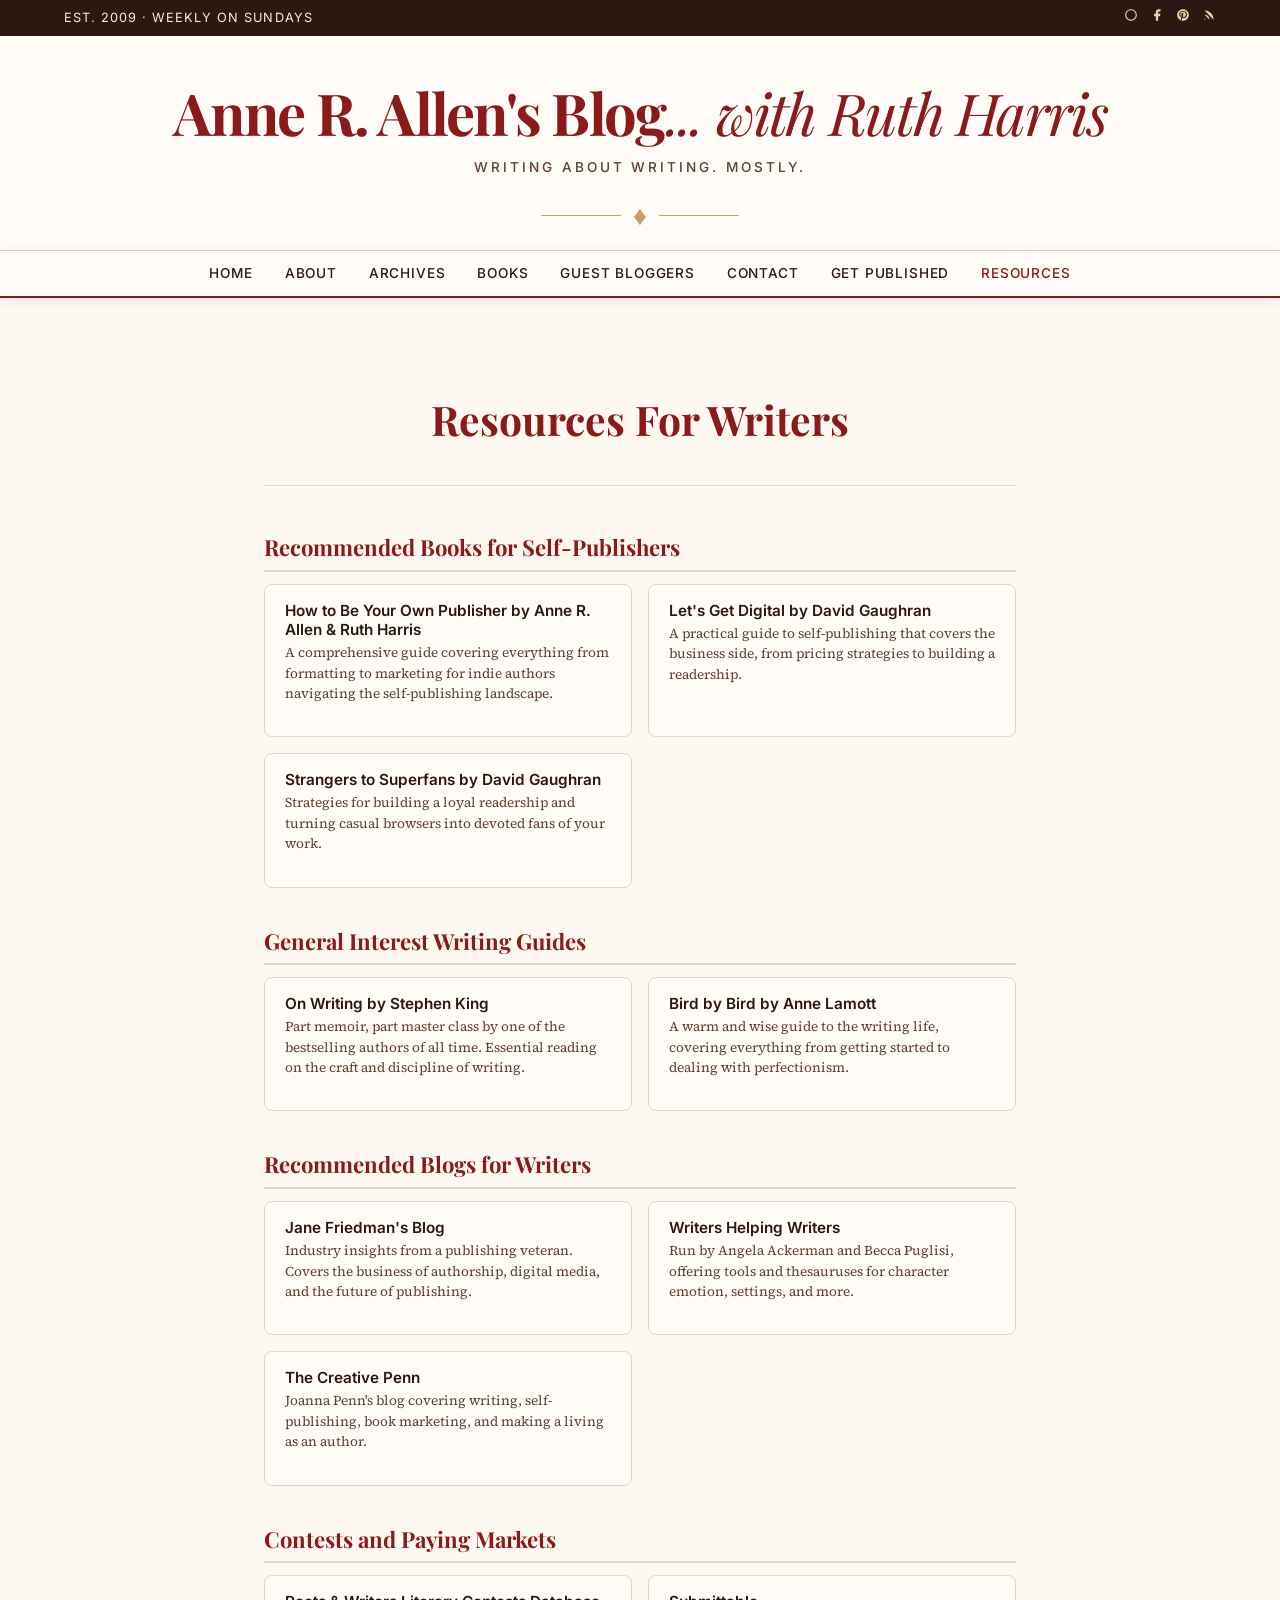
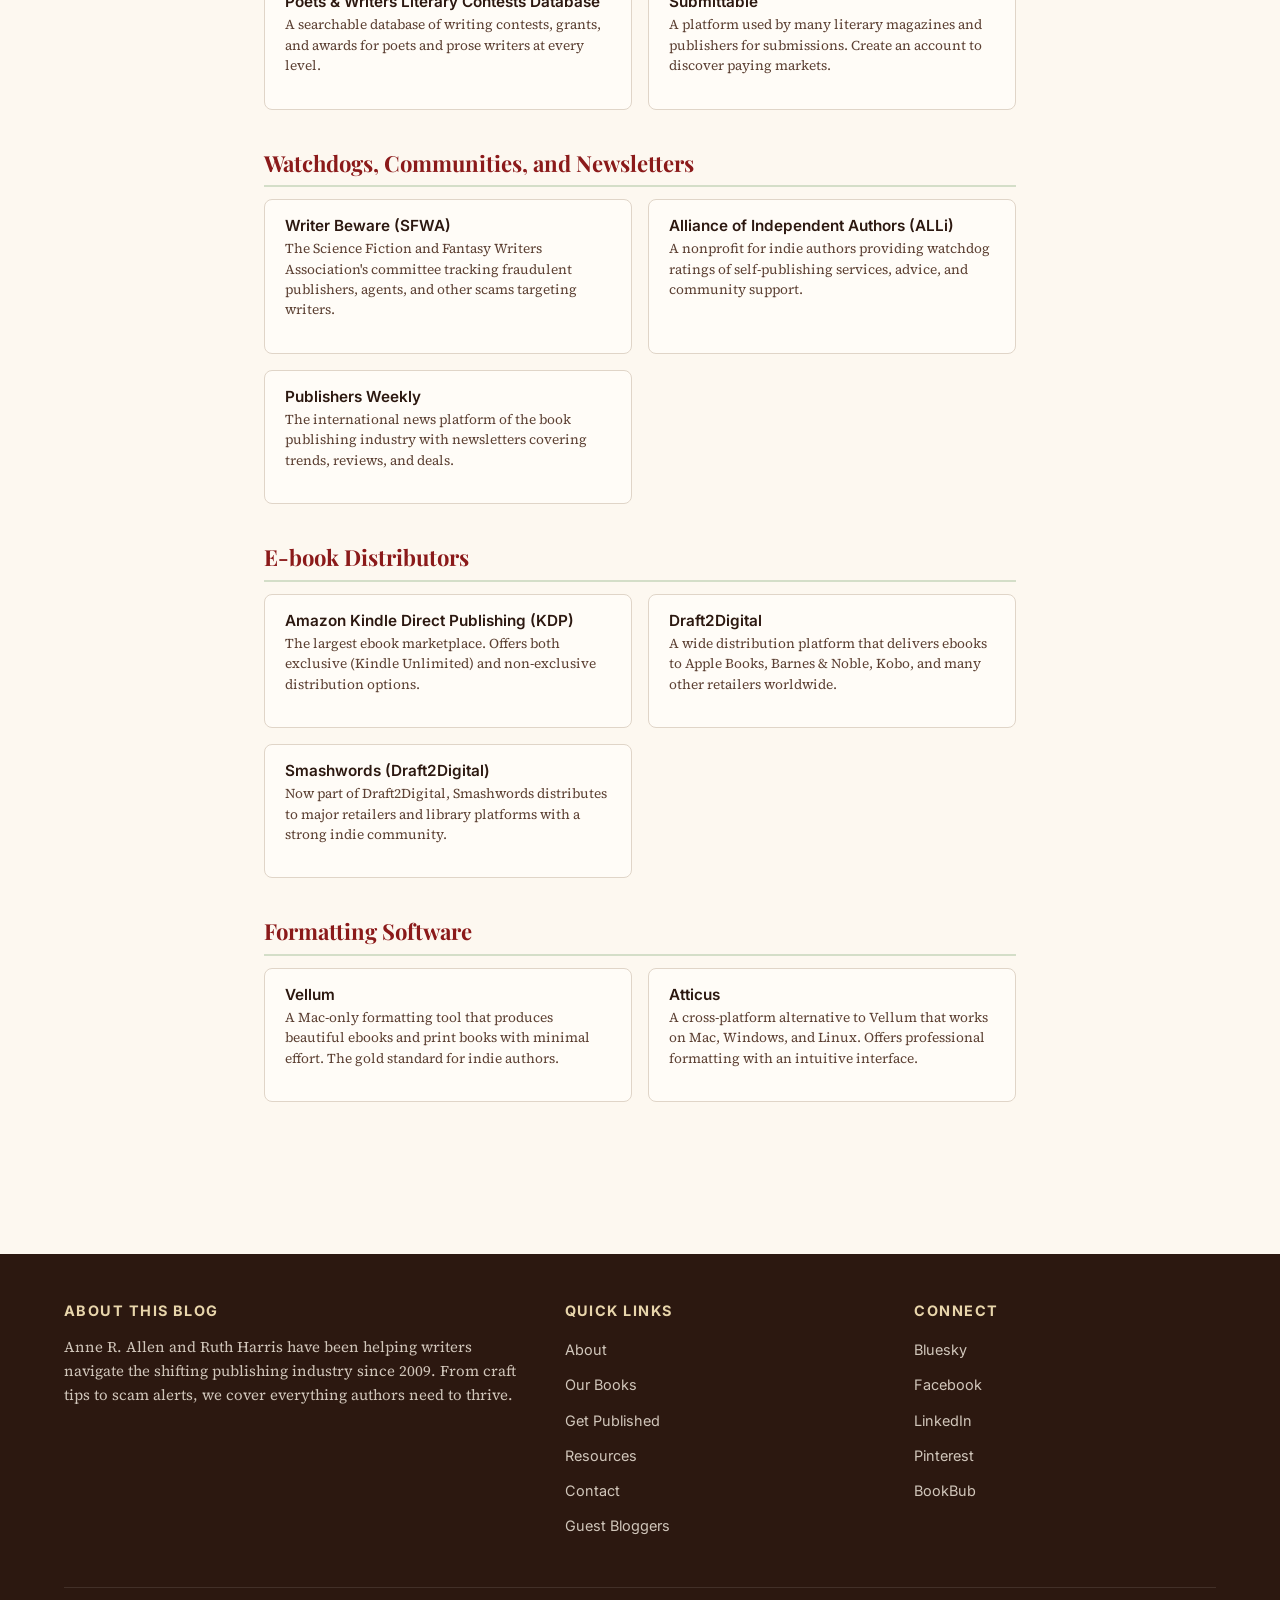
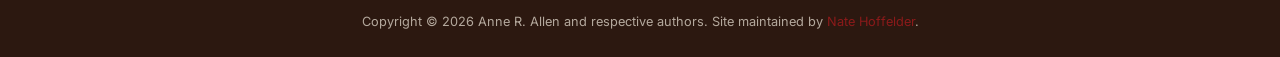
<file: resources.html>
<!DOCTYPE html>
<html lang="en">
<head>
  <meta charset="UTF-8">
  <meta name="viewport" content="width=device-width, initial-scale=1.0">
  <title>Resources — Anne R. Allen's Blog... with Ruth Harris</title>
  <meta name="description" content="Curated resources for writers including recommended books, blogs, contests, and tools.">
  <link rel="preconnect" href="https://fonts.googleapis.com">
  <link rel="preconnect" href="https://fonts.gstatic.com" crossorigin>
  <link href="https://fonts.googleapis.com/css2?family=Inter:wght@400;500;600;700&family=Playfair+Display:ital,wght@0,400;0,700;1,400&family=Source+Serif+4:ital,wght@0,400;0,600;1,400&display=swap" rel="stylesheet">
  <link rel="stylesheet" href="css/style.css">
</head>
<body>

  <!-- Top Bar -->
  <div class="top-bar">
    <div class="container">
      <span>Est. 2009 &middot; Weekly on Sundays</span>
      <div class="top-bar__social">
        <a href="https://bsky.app/profile/annerallen.bsky.social" aria-label="Bluesky"><svg viewBox="0 0 24 24"><path d="M12 2C6.5 2 2 6.5 2 12s4.5 10 10 10 10-4.5 10-10S17.5 2 12 2zm0 18c-4.4 0-8-3.6-8-8s3.6-8 8-8 8 3.6 8 8-3.6 8-8 8z"/></svg></a>
        <a href="https://www.facebook.com/Anne-R-Allen-Author-246957215353670/" aria-label="Facebook"><svg viewBox="0 0 24 24"><path d="M18 2h-3a5 5 0 0 0-5 5v3H7v4h3v8h4v-8h3l1-4h-4V7a1 1 0 0 1 1-1h3z"/></svg></a>
        <a href="https://www.pinterest.com/annerallen1/" aria-label="Pinterest"><svg viewBox="0 0 24 24"><path d="M12 2C6.5 2 2 6.5 2 12c0 4.2 2.6 7.8 6.3 9.3-.1-.8-.2-2 0-2.9.2-.8 1.3-5.4 1.3-5.4s-.3-.7-.3-1.6c0-1.5.9-2.7 2-2.7.9 0 1.4.7 1.4 1.5 0 .9-.6 2.3-.9 3.6-.3 1.1.5 2 1.6 2 1.9 0 3.4-2 3.4-5 0-2.6-1.9-4.4-4.5-4.4-3.1 0-4.9 2.3-4.9 4.7 0 .9.4 1.9.8 2.5.1.1.1.2.1.3-.1.3-.3 1.1-.3 1.2-.1.2-.2.3-.4.2-1.3-.6-2.1-2.5-2.1-4 0-3.3 2.4-6.3 6.9-6.3 3.6 0 6.4 2.6 6.4 6 0 3.6-2.3 6.5-5.4 6.5-1.1 0-2.1-.6-2.4-1.2l-.7 2.5c-.2.9-.8 2-1.2 2.6.9.3 1.9.4 2.9.4 5.5 0 10-4.5 10-10S17.5 2 12 2z"/></svg></a>
        <a href="https://annerallen.com/feed" aria-label="RSS"><svg viewBox="0 0 24 24"><path d="M4 11a9 9 0 0 1 9 9M4 4a16 16 0 0 1 16 16"/><circle cx="5" cy="19" r="1"/></svg></a>
      </div>
    </div>
  </div>

  <!-- Header -->
  <header class="site-header">
    <div class="container">
      <h1 class="site-header__title"><a href="index.html">Anne R. Allen's Blog<span style="font-weight:400; font-style:italic">... with Ruth Harris</span></a></h1>
      <p class="site-header__tagline">Writing about writing. Mostly.</p>
      <div class="site-header__ornament">
        <hr><span>&diams;</span><hr>
      </div>
    </div>
  </header>

  <!-- Navigation -->
  <nav class="main-nav">
    <div class="container">
      <button class="nav-toggle" aria-label="Toggle navigation" onclick="document.querySelector('.nav-list').classList.toggle('active')">
        <svg viewBox="0 0 24 24"><line x1="3" y1="6" x2="21" y2="6"/><line x1="3" y1="12" x2="21" y2="12"/><line x1="3" y1="18" x2="21" y2="18"/></svg>
      </button>
      <ul class="nav-list">
        <li><a href="index.html">Home</a></li>
        <li>
          <a href="about.html">About</a>
          <ul class="nav-dropdown">
            <li><a href="about.html">About This Blog</a></li>
            <li><a href="about.html#anne">Anne R. Allen</a></li>
            <li><a href="about.html#ruth">Ruth Harris</a></li>
            <li><a href="about.html#shirley">Shirley S. Allen</a></li>
          </ul>
        </li>
        <li><a href="archives.html">Archives</a></li>
        <li>
          <a href="books.html">Books</a>
          <ul class="nav-dropdown">
            <li><a href="books.html#anne-books">Books by Anne</a></li>
            <li><a href="books.html#ruth-books">Books by Ruth</a></li>
          </ul>
        </li>
        <li><a href="guest-bloggers.html">Guest Bloggers</a></li>
        <li><a href="contact.html">Contact</a></li>
        <li><a href="how-to-get-published.html">Get Published</a></li>
        <li><a href="resources.html" class="active">Resources</a></li>
      </ul>
    </div>
  </nav>

  <!-- Page Content -->
  <div class="container" style="max-width: 800px; padding: 48px 24px;">

    <!-- Page Header -->
    <div class="page-header">
      <h1>Resources For Writers</h1>
    </div>

    <div class="page-content">

      <div class="resource-section">
        <h2>Recommended Books for Self-Publishers</h2>
        <div class="resource-grid">
          <div class="resource-card">
            <h4>How to Be Your Own Publisher by Anne R. Allen &amp; Ruth Harris</h4>
            <p>A comprehensive guide covering everything from formatting to marketing for indie authors navigating the self-publishing landscape.</p>
          </div>
          <div class="resource-card">
            <h4>Let's Get Digital by David Gaughran</h4>
            <p>A practical guide to self-publishing that covers the business side, from pricing strategies to building a readership.</p>
          </div>
          <div class="resource-card">
            <h4>Strangers to Superfans by David Gaughran</h4>
            <p>Strategies for building a loyal readership and turning casual browsers into devoted fans of your work.</p>
          </div>
        </div>
      </div>

      <div class="resource-section">
        <h2>General Interest Writing Guides</h2>
        <div class="resource-grid">
          <div class="resource-card">
            <h4>On Writing by Stephen King</h4>
            <p>Part memoir, part master class by one of the bestselling authors of all time. Essential reading on the craft and discipline of writing.</p>
          </div>
          <div class="resource-card">
            <h4>Bird by Bird by Anne Lamott</h4>
            <p>A warm and wise guide to the writing life, covering everything from getting started to dealing with perfectionism.</p>
          </div>
        </div>
      </div>

      <div class="resource-section">
        <h2>Recommended Blogs for Writers</h2>
        <div class="resource-grid">
          <div class="resource-card">
            <h4>Jane Friedman's Blog</h4>
            <p>Industry insights from a publishing veteran. Covers the business of authorship, digital media, and the future of publishing.</p>
          </div>
          <div class="resource-card">
            <h4>Writers Helping Writers</h4>
            <p>Run by Angela Ackerman and Becca Puglisi, offering tools and thesauruses for character emotion, settings, and more.</p>
          </div>
          <div class="resource-card">
            <h4>The Creative Penn</h4>
            <p>Joanna Penn's blog covering writing, self-publishing, book marketing, and making a living as an author.</p>
          </div>
        </div>
      </div>

      <div class="resource-section">
        <h2>Contests and Paying Markets</h2>
        <div class="resource-grid">
          <div class="resource-card">
            <h4>Poets &amp; Writers Literary Contests Database</h4>
            <p>A searchable database of writing contests, grants, and awards for poets and prose writers at every level.</p>
          </div>
          <div class="resource-card">
            <h4>Submittable</h4>
            <p>A platform used by many literary magazines and publishers for submissions. Create an account to discover paying markets.</p>
          </div>
        </div>
      </div>

      <div class="resource-section">
        <h2>Watchdogs, Communities, and Newsletters</h2>
        <div class="resource-grid">
          <div class="resource-card">
            <h4>Writer Beware (SFWA)</h4>
            <p>The Science Fiction and Fantasy Writers Association's committee tracking fraudulent publishers, agents, and other scams targeting writers.</p>
          </div>
          <div class="resource-card">
            <h4>Alliance of Independent Authors (ALLi)</h4>
            <p>A nonprofit for indie authors providing watchdog ratings of self-publishing services, advice, and community support.</p>
          </div>
          <div class="resource-card">
            <h4>Publishers Weekly</h4>
            <p>The international news platform of the book publishing industry with newsletters covering trends, reviews, and deals.</p>
          </div>
        </div>
      </div>

      <div class="resource-section">
        <h2>E-book Distributors</h2>
        <div class="resource-grid">
          <div class="resource-card">
            <h4>Amazon Kindle Direct Publishing (KDP)</h4>
            <p>The largest ebook marketplace. Offers both exclusive (Kindle Unlimited) and non-exclusive distribution options.</p>
          </div>
          <div class="resource-card">
            <h4>Draft2Digital</h4>
            <p>A wide distribution platform that delivers ebooks to Apple Books, Barnes &amp; Noble, Kobo, and many other retailers worldwide.</p>
          </div>
          <div class="resource-card">
            <h4>Smashwords (Draft2Digital)</h4>
            <p>Now part of Draft2Digital, Smashwords distributes to major retailers and library platforms with a strong indie community.</p>
          </div>
        </div>
      </div>

      <div class="resource-section">
        <h2>Formatting Software</h2>
        <div class="resource-grid">
          <div class="resource-card">
            <h4>Vellum</h4>
            <p>A Mac-only formatting tool that produces beautiful ebooks and print books with minimal effort. The gold standard for indie authors.</p>
          </div>
          <div class="resource-card">
            <h4>Atticus</h4>
            <p>A cross-platform alternative to Vellum that works on Mac, Windows, and Linux. Offers professional formatting with an intuitive interface.</p>
          </div>
        </div>
      </div>

    </div>
  </div>

  <!-- Footer -->
  <footer class="site-footer">
    <div class="container">
      <div class="footer-grid">
        <div class="footer-section">
          <h3>About This Blog</h3>
          <p>Anne R. Allen and Ruth Harris have been helping writers navigate the shifting publishing industry since 2009. From craft tips to scam alerts, we cover everything authors need to thrive.</p>
        </div>
        <div class="footer-section">
          <h3>Quick Links</h3>
          <ul class="footer-links">
            <li><a href="about.html">About</a></li>
            <li><a href="books.html">Our Books</a></li>
            <li><a href="how-to-get-published.html">Get Published</a></li>
            <li><a href="resources.html">Resources</a></li>
            <li><a href="contact.html">Contact</a></li>
            <li><a href="guest-bloggers.html">Guest Bloggers</a></li>
          </ul>
        </div>
        <div class="footer-section">
          <h3>Connect</h3>
          <ul class="footer-links">
            <li><a href="https://bsky.app/profile/annerallen.bsky.social">Bluesky</a></li>
            <li><a href="https://www.facebook.com/Anne-R-Allen-Author-246957215353670/">Facebook</a></li>
            <li><a href="https://www.linkedin.com/in/anne-r-allen-49326210">LinkedIn</a></li>
            <li><a href="https://www.pinterest.com/annerallen1/">Pinterest</a></li>
            <li><a href="https://www.bookbub.com/profile/anne-r-allen">BookBub</a></li>
          </ul>
        </div>
      </div>
      <div class="footer-bottom">
        <p>Copyright &copy; 2026 Anne R. Allen and respective authors. Site maintained by <a href="https://natehoffelder.com/">Nate Hoffelder</a>.</p>
      </div>
    </div>
  </footer>

</body>
</html>
</file>
<file: css/style.css>
/* ============================================
   Anne R. Allen's Blog — Redesigned
   A warm, editorial design for a writing blog
   ============================================ */

/* --- Reset & Base --- */
*, *::before, *::after { box-sizing: border-box; margin: 0; padding: 0; }

:root {
  --cream: #FDF8F0;
  --warm-white: #FFFCF7;
  --parchment: #F5EDE0;
  --ink: #2C1810;
  --ink-light: #5C4033;
  --burgundy: #8B1A1A;
  --burgundy-dark: #6B0F0F;
  --burgundy-light: #A03030;
  --sage: #7A8B6F;
  --sage-light: #D4DEC8;
  --sage-dark: #5A6B4F;
  --gold: #C4A265;
  --gold-light: #E8D5AB;
  --rose: #C9A0A0;
  --border: #E0D5C8;
  --shadow: rgba(44, 24, 16, 0.08);
  --shadow-md: rgba(44, 24, 16, 0.12);
  --radius-sm: 4px;
  --radius: 8px;
  --radius-lg: 16px;
  --ease-out: cubic-bezier(0.25, 0.46, 0.45, 0.94);
  --ease-expressive: cubic-bezier(0.19, 1, 0.22, 1);
  --transition: 0.2s var(--ease-out);
  --transition-slow: 0.4s var(--ease-expressive);
  --max-width: 1200px;
  --content-width: 760px;
  --sidebar-width: 340px;
}

html { scroll-behavior: smooth; font-size: 17px; }

body {
  font-family: 'Source Serif 4', 'Georgia', serif;
  background: var(--cream);
  color: var(--ink);
  line-height: 1.6;
  -webkit-font-smoothing: antialiased;
}

img { max-width: 100%; height: auto; display: block; }
a { color: var(--burgundy); text-decoration: none; transition: color var(--transition); }
a:hover { color: var(--burgundy-dark); }

/* --- Focus Visible (Accessibility) --- */
a:focus-visible,
button:focus-visible,
input:focus-visible,
select:focus-visible {
  outline: 2px solid var(--burgundy);
  outline-offset: 2px;
  border-radius: 2px;
}
.subscribe-widget input:focus-visible {
  outline-color: var(--gold);
}

h1, h2, h3, h4, h5, h6 {
  font-family: 'Playfair Display', 'Georgia', serif;
  color: var(--ink);
  line-height: 1.25;
  font-weight: 700;
}

/* --- Utility --- */
.container { max-width: var(--max-width); margin: 0 auto; padding: 0 24px; }
.sr-only { position: absolute; width: 1px; height: 1px; padding: 0; margin: -1px; overflow: hidden; clip: rect(0,0,0,0); white-space: nowrap; border: 0; }

/* --- Top Bar --- */
.top-bar {
  background: var(--ink);
  color: var(--parchment);
  font-size: 0.75rem;
  letter-spacing: 0.08em;
  text-transform: uppercase;
  padding: 8px 0;
  font-family: 'Inter', sans-serif;
}
.top-bar .container {
  display: flex;
  justify-content: space-between;
  align-items: center;
}
.top-bar a { color: var(--gold-light); }
.top-bar a:hover { color: #fff; }
.top-bar__social { display: flex; gap: 12px; }
.top-bar__social svg { width: 14px; height: 14px; fill: var(--gold-light); transition: fill var(--transition); }
.top-bar__social a:hover svg { fill: #fff; }

/* --- Header --- */
.site-header {
  background: var(--warm-white);
  border-bottom: 1px solid var(--border);
  padding: 40px 0 0;
  text-align: center;
}
.site-header__title {
  font-size: 3.4rem;
  color: var(--burgundy);
  letter-spacing: -0.03em;
  margin-bottom: 8px;
  overflow-wrap: break-word;
  word-break: break-word;
}
.site-header__title a { color: inherit; }
.site-header__title a:hover { color: var(--burgundy-dark); }
.site-header__subtitle { font-weight: 400; font-style: italic; }
.site-header__tagline {
  font-family: 'Inter', sans-serif;
  font-size: 0.8rem;
  color: var(--ink-light);
  letter-spacing: 0.22em;
  text-transform: uppercase;
  font-weight: 500;
  margin-bottom: 24px;
}
.site-header__ornament {
  display: flex;
  align-items: center;
  justify-content: center;
  gap: 12px;
  margin-bottom: 20px;
  color: var(--gold);
}
.site-header__ornament span { font-size: 1.6rem; line-height: 1; }
.site-header__ornament hr {
  width: 80px;
  border: none;
  border-top: 1.5px solid var(--gold);
}

/* --- Navigation --- */
.main-nav {
  background: var(--warm-white);
  border-bottom: 2px solid var(--burgundy);
  position: sticky;
  top: 0;
  z-index: 100;
  box-shadow: 0 2px 12px var(--shadow);
}
.main-nav .container {
  display: flex;
  justify-content: center;
  align-items: center;
}
.nav-list {
  list-style: none;
  display: flex;
  flex-wrap: wrap;
  justify-content: center;
  gap: 0;
}
.nav-list > li { position: relative; }
.nav-list > li > a {
  display: block;
  padding: 12px 16px;
  font-family: 'Inter', sans-serif;
  font-size: 0.8rem;
  font-weight: 500;
  letter-spacing: 0.06em;
  text-transform: uppercase;
  color: var(--ink);
  transition: all var(--transition);
  border-bottom: 2px solid transparent;
  margin-bottom: -2px;
}
.nav-list > li > a:hover,
.nav-list > li > a.active {
  color: var(--burgundy);
  border-bottom-color: var(--burgundy);
}
/* Dropdown */
.nav-dropdown {
  list-style: none;
  position: absolute;
  top: 100%;
  left: 0;
  background: var(--warm-white);
  border: 1px solid var(--border);
  border-radius: var(--radius);
  box-shadow: 0 8px 24px var(--shadow-md);
  min-width: 220px;
  padding: 8px 0;
  opacity: 0;
  visibility: hidden;
  transform: translateY(8px);
  transition: all var(--transition);
  z-index: 200;
}
.nav-list > li:hover .nav-dropdown,
.nav-list > li:focus-within .nav-dropdown {
  opacity: 1;
  visibility: visible;
  transform: translateY(0);
}
.nav-dropdown li a {
  display: block;
  padding: 8px 20px;
  font-family: 'Inter', sans-serif;
  font-size: 0.8rem;
  color: var(--ink-light);
  transition: all var(--transition);
}
.nav-dropdown li a:hover {
  background: var(--parchment);
  color: var(--burgundy);
}

/* Mobile nav */
.nav-toggle {
  display: none;
  background: none;
  border: none;
  cursor: pointer;
  padding: 14px;
  color: var(--ink);
}
.nav-toggle svg { width: 24px; height: 24px; stroke: currentColor; fill: none; stroke-width: 2; }

/* --- Layout --- */
.site-content {
  display: grid;
  grid-template-columns: 1fr var(--sidebar-width);
  gap: 48px;
  max-width: var(--max-width);
  margin: 0 auto;
  padding: 48px 24px;
}
.main-content { min-width: 0; }

/* --- Hero (Homepage) --- */
.hero {
  background: linear-gradient(135deg, var(--burgundy) 0%, var(--burgundy-dark) 100%);
  color: #fff;
  padding: 40px 0;
  text-align: center;
  margin-bottom: 0;
}
.hero h1,
.hero__heading {
  color: #fff;
  font-size: 2.4rem;
  margin-bottom: 12px;
}
.hero p {
  font-family: 'Inter', sans-serif;
  font-size: 1.05rem;
  color: rgba(255, 255, 255, 0.92);
  max-width: 600px;
  margin: 0 auto 24px;
  line-height: 1.6;
}
.hero__cta {
  display: inline-block;
  background: var(--gold);
  color: var(--ink);
  padding: 12px 32px;
  border-radius: 50px;
  font-family: 'Inter', sans-serif;
  font-weight: 600;
  font-size: 0.9rem;
  letter-spacing: 0.04em;
  transition: all var(--transition);
}
.hero__cta:hover {
  background: var(--gold-light);
  color: var(--ink);
  transform: translateY(-1px);
  box-shadow: 0 4px 12px var(--shadow-md);
}
.hero__cta:active {
  transform: translateY(0);
  box-shadow: none;
}

/* --- Blog Post Cards --- */
.post-card {
  background: var(--warm-white);
  border-radius: var(--radius-lg);
  overflow: hidden;
  border: 1px solid var(--border);
  margin-bottom: 32px;
  transition: transform var(--transition-slow), box-shadow var(--transition-slow);
}
.post-card:hover {
  box-shadow: 0 12px 40px var(--shadow-md);
  transform: translateY(-5px);
}
.post-card:active {
  transform: translateY(-1px);
  box-shadow: 0 4px 12px var(--shadow);
  transition-duration: 0.1s;
}
.post-card__image {
  width: 100%;
  aspect-ratio: 7/3;
  object-fit: cover;
  background: var(--parchment);
}
.post-card__body { padding: 24px 32px 32px; }
.post-card__meta {
  display: flex;
  align-items: center;
  flex-wrap: wrap;
  gap: 8px 12px;
  margin-bottom: 12px;
  font-family: 'Inter', sans-serif;
  font-size: 0.75rem;
  color: var(--ink-light);
  text-transform: uppercase;
  letter-spacing: 0.06em;
}
.post-card__category {
  background: var(--sage-light);
  color: var(--sage-dark);
  padding: 4px 12px;
  border-radius: 50px;
  font-weight: 600;
  font-size: 0.7rem;
}
.post-card__title {
  font-size: 1.6rem;
  margin-bottom: 12px;
  line-height: 1.3;
  display: -webkit-box;
  -webkit-line-clamp: 3;
  -webkit-box-orient: vertical;
  overflow: hidden;
}
.post-card__title a { color: var(--ink); }
.post-card__title a:hover { color: var(--burgundy); }
.post-card__excerpt {
  color: var(--ink-light);
  font-size: 0.95rem;
  line-height: 1.5;
  margin-bottom: 16px;
  display: -webkit-box;
  -webkit-line-clamp: 4;
  -webkit-box-orient: vertical;
  overflow: hidden;
}
.post-card__footer {
  display: flex;
  justify-content: space-between;
  align-items: center;
  flex-wrap: wrap;
  gap: 8px;
}
.post-card__author {
  font-family: 'Inter', sans-serif;
  font-size: 0.8rem;
  color: var(--ink-light);
}
.post-card__author strong { color: var(--ink); font-weight: 600; }
.post-card__read-more {
  font-family: 'Inter', sans-serif;
  font-size: 0.8rem;
  font-weight: 600;
  color: var(--burgundy);
  letter-spacing: 0.04em;
  display: flex;
  align-items: center;
  gap: 4px;
}
.post-card__read-more:hover { gap: 8px; }
.post-card__read-more svg { width: 16px; height: 16px; stroke: currentColor; fill: none; }
.post-card__comments {
  font-family: 'Inter', sans-serif;
  font-size: 0.75rem;
  color: var(--ink-light);
}
.post-card__comments::before {
  content: "\00b7";
  margin-right: 8px;
}

/* Featured post (first) */
.post-card--featured {
  border: none;
  box-shadow: 0 6px 32px var(--shadow-md);
  margin-bottom: 48px;
}
.post-card--featured .post-card__body { padding: 32px 40px 40px; }
.post-card--featured .post-card__title { font-size: 2.2rem; line-height: 1.2; }
.post-card--featured .post-card__excerpt {
  font-size: 1.05rem;
  line-height: 1.6;
  -webkit-line-clamp: 5;
  color: var(--ink);
}

/* --- Sidebar --- */
.sidebar { position: sticky; top: 80px; align-self: start; }

.sidebar-widget {
  background: var(--warm-white);
  border: 1px solid var(--border);
  border-radius: var(--radius-lg);
  padding: 24px;
  margin-bottom: 24px;
}
.sidebar-widget__title {
  font-family: 'Inter', sans-serif;
  font-size: 0.75rem;
  font-weight: 700;
  letter-spacing: 0.12em;
  text-transform: uppercase;
  color: var(--burgundy);
  margin-bottom: 16px;
  padding-bottom: 12px;
  border-bottom: 2px solid var(--sage-light);
}

/* Subscribe widget */
.subscribe-widget {
  background: linear-gradient(135deg, var(--burgundy) 0%, var(--burgundy-dark) 100%);
  color: #fff;
  border: none;
}
.subscribe-widget .sidebar-widget__title {
  color: var(--gold-light);
  border-bottom-color: rgba(255,255,255,0.15);
}
.subscribe-widget p {
  font-size: 0.9rem;
  color: rgba(255, 255, 255, 0.92);
  margin-bottom: 16px;
}
.subscribe-widget input[type="text"],
.subscribe-widget input[type="email"] {
  width: 100%;
  padding: 10px 14px;
  border: 1px solid rgba(255,255,255,0.2);
  border-radius: var(--radius);
  background: rgba(255,255,255,0.1);
  color: #fff;
  font-family: 'Inter', sans-serif;
  font-size: 0.85rem;
  margin-bottom: 8px;
  transition: all var(--transition);
}
.subscribe-widget input::placeholder { color: rgba(255,255,255,0.6); }
.subscribe-widget input:focus {
  border-color: var(--gold);
  background: rgba(255,255,255,0.15);
}
.subscribe-widget button {
  width: 100%;
  padding: 12px;
  background: var(--gold);
  color: var(--ink);
  border: none;
  border-radius: var(--radius);
  font-family: 'Inter', sans-serif;
  font-weight: 700;
  font-size: 0.85rem;
  letter-spacing: 0.06em;
  text-transform: uppercase;
  cursor: pointer;
  transition: all var(--transition);
}
.subscribe-widget button:hover {
  background: var(--gold-light);
  transform: translateY(-1px);
}
.subscribe-widget button:active {
  transform: translateY(0);
  background: var(--gold);
}
.subscribe-widget .privacy-note {
  font-size: 0.72rem;
  color: rgba(255, 255, 255, 0.75);
  text-align: center;
  margin-top: 8px;
}

/* Book widget */
.book-widget { text-align: center; }
.book-widget__cover {
  width: 160px;
  margin: 0 auto 16px;
  border-radius: var(--radius);
  box-shadow: 4px 4px 16px var(--shadow-md);
  transition: transform var(--transition);
}
.book-widget:hover .book-widget__cover { transform: rotate(-2deg) scale(1.02); }
.book-widget__book-title {
  font-family: 'Playfair Display', serif;
  font-size: 1.05rem;
  margin-bottom: 8px;
  color: var(--ink);
}
.book-widget__buy-btn {
  display: inline-block;
  background: var(--burgundy);
  color: #fff;
  padding: 8px 24px;
  border-radius: 50px;
  font-family: 'Inter', sans-serif;
  font-size: 0.75rem;
  font-weight: 600;
  letter-spacing: 0.04em;
  transition: all var(--transition);
}
.book-widget__buy-btn:hover {
  background: var(--burgundy-dark);
  color: #fff;
  transform: translateY(-1px);
  box-shadow: 0 2px 8px var(--shadow);
}
.book-widget__buy-btn:active {
  transform: translateY(0);
}

/* Author bios widget */
.author-bio-mini {
  display: flex;
  gap: 14px;
  align-items: flex-start;
  margin-bottom: 16px;
  padding-bottom: 16px;
  border-bottom: 1px solid var(--border);
}
.author-bio-mini:last-child { margin-bottom: 0; padding-bottom: 0; border-bottom: none; }
.author-bio-mini img {
  width: 56px;
  height: 56px;
  border-radius: 50%;
  object-fit: cover;
  flex-shrink: 0;
  border: 2px solid var(--sage-light);
}
.author-bio-mini__name {
  font-family: 'Inter', sans-serif;
  font-weight: 700;
  font-size: 0.85rem;
  color: var(--ink);
  margin-bottom: 2px;
}
.author-bio-mini__text {
  font-size: 0.8rem;
  color: var(--ink-light);
  line-height: 1.5;
}

/* Social icons in sidebar */
.social-icons {
  display: flex;
  flex-wrap: wrap;
  gap: 8px;
}
.social-icons a {
  display: flex;
  align-items: center;
  justify-content: center;
  width: 36px;
  height: 36px;
  border-radius: var(--radius);
  background: var(--parchment);
  color: var(--ink-light);
  transition: all var(--transition);
}
.social-icons a:hover {
  background: var(--burgundy);
  color: #fff;
}
.social-icons svg { width: 16px; height: 16px; fill: currentColor; }

/* Awards */
.awards-grid {
  display: flex;
  flex-wrap: wrap;
  gap: 8px;
  justify-content: center;
}
.awards-grid img {
  height: 60px;
  width: auto;
  border-radius: 4px;
  opacity: 0.85;
  transition: opacity var(--transition);
}
.awards-grid img:hover { opacity: 1; }

/* Search widget */
.search-widget { display: flex; gap: 8px; }
.search-widget input {
  flex: 1;
  min-width: 0;
  padding: 9px 14px;
  border: 1px solid var(--border);
  border-radius: var(--radius);
  font-family: 'Inter', sans-serif;
  font-size: 0.85rem;
  background: var(--cream);
  transition: border-color var(--transition);
}
.search-widget input:focus { outline: none; border-color: var(--burgundy); }
.search-widget button {
  padding: 9px 14px;
  background: var(--burgundy);
  color: #fff;
  border: none;
  border-radius: var(--radius);
  cursor: pointer;
  transition: background var(--transition);
}
.search-widget button:hover { background: var(--burgundy-dark); }
.search-widget button:active { background: var(--ink); }
.search-widget button svg { width: 16px; height: 16px; stroke: #fff; fill: none; }

/* Categories */
.category-list { list-style: none; }
.category-list li {
  padding: 6px 0;
  border-bottom: 1px solid var(--border);
  font-family: 'Inter', sans-serif;
  font-size: 0.85rem;
}
.category-list li:last-child { border-bottom: none; }
.category-list li a { color: var(--ink-light); display: flex; justify-content: space-between; }
.category-list li a:hover { color: var(--burgundy); }
.category-list .count {
  background: var(--parchment);
  font-size: 0.72rem;
  padding: 1px 8px;
  border-radius: 50px;
  color: var(--ink-light);
}

/* --- Page Content --- */
.page-header {
  text-align: center;
  padding: 48px 0 32px;
  border-bottom: 1px solid var(--border);
  margin-bottom: 48px;
}
.page-header h1 {
  font-size: 2.4rem;
  color: var(--burgundy);
  margin-bottom: 8px;
}
.page-header p {
  font-family: 'Inter', sans-serif;
  color: var(--ink-light);
  font-size: 0.95rem;
}

.page-content { max-width: var(--content-width); }
.page-content h2 {
  font-size: 1.5rem;
  margin: 32px 0 12px;
  color: var(--burgundy);
}
.page-content h3 {
  font-size: 1.2rem;
  margin: 24px 0 8px;
}
.page-content p { margin-bottom: 16px; }
.page-content ul, .page-content ol {
  margin: 0 0 16px 24px;
}
.page-content li { margin-bottom: 4px; }
.page-content blockquote {
  border-left: 3px solid var(--gold);
  padding: 12px 20px;
  margin: 20px 0;
  background: var(--parchment);
  border-radius: 0 var(--radius) var(--radius) 0;
  font-style: italic;
  color: var(--ink-light);
}

/* --- About Page --- */
.author-profile {
  display: flex;
  gap: 32px;
  align-items: flex-start;
  margin-bottom: 40px;
  padding: 32px;
  background: var(--warm-white);
  border-radius: var(--radius-lg);
  border: 1px solid var(--border);
}
.author-profile img {
  width: 180px;
  height: 180px;
  border-radius: 50%;
  object-fit: cover;
  flex-shrink: 0;
  border: 4px solid var(--sage-light);
  box-shadow: 0 4px 16px var(--shadow);
}
.author-profile__info h2 {
  margin-top: 0;
  color: var(--burgundy);
}
.author-profile__social {
  display: flex;
  gap: 8px;
  margin-top: 12px;
}
.author-profile__social a {
  display: flex;
  align-items: center;
  gap: 4px;
  padding: 4px 12px;
  background: var(--parchment);
  border-radius: 50px;
  font-family: 'Inter', sans-serif;
  font-size: 0.75rem;
  color: var(--ink-light);
}
.author-profile__social a:hover { background: var(--sage-light); color: var(--burgundy); }

/* --- Books Page --- */
.book-grid {
  display: grid;
  grid-template-columns: repeat(auto-fill, minmax(280px, 1fr));
  gap: 24px;
}
.book-card {
  background: var(--warm-white);
  border: 1px solid var(--border);
  border-radius: var(--radius-lg);
  overflow: hidden;
  transition: all var(--transition);
  display: flex;
  flex-direction: column;
}
.book-card:hover {
  box-shadow: 0 8px 32px var(--shadow-md);
  transform: translateY(-4px);
}
.book-card__cover-wrap {
  background: linear-gradient(135deg, var(--parchment) 0%, var(--sage-light) 100%);
  padding: 24px;
  display: flex;
  justify-content: center;
}
.book-card__cover {
  height: 240px;
  width: auto;
  border-radius: 4px;
  box-shadow: 4px 6px 20px rgba(0,0,0,0.2);
}
.book-card__info {
  padding: 20px 24px 24px;
  flex: 1;
  display: flex;
  flex-direction: column;
}
.book-card__series {
  font-family: 'Inter', sans-serif;
  font-size: 0.72rem;
  text-transform: uppercase;
  letter-spacing: 0.08em;
  color: var(--sage-dark);
  font-weight: 600;
  margin-bottom: 4px;
}
.book-card__title {
  font-size: 1.15rem;
  margin-bottom: 8px;
}
.book-card__desc {
  font-size: 0.88rem;
  color: var(--ink-light);
  line-height: 1.6;
  flex: 1;
  margin-bottom: 16px;
}
.book-card__links {
  display: flex;
  flex-wrap: wrap;
  gap: 6px;
}
.book-card__links a {
  padding: 5px 12px;
  background: var(--parchment);
  border-radius: 50px;
  font-family: 'Inter', sans-serif;
  font-size: 0.72rem;
  font-weight: 600;
  color: var(--ink-light);
  transition: all var(--transition);
}
.book-card__links a:hover {
  background: var(--burgundy);
  color: #fff;
}

/* Series heading */
.series-heading {
  font-size: 1.6rem;
  color: var(--burgundy);
  margin: 48px 0 24px;
  padding-bottom: 12px;
  border-bottom: 2px solid var(--sage-light);
}
.series-heading:first-of-type { margin-top: 0; }

/* --- Contact Page --- */
.contact-cards {
  display: grid;
  grid-template-columns: 1fr 1fr;
  gap: 24px;
  margin-bottom: 32px;
}
.contact-card {
  background: var(--warm-white);
  border: 1px solid var(--border);
  border-radius: var(--radius-lg);
  padding: 28px;
  text-align: center;
}
.contact-card img {
  width: 80px;
  height: 80px;
  border-radius: 50%;
  margin: 0 auto 12px;
  object-fit: cover;
  border: 3px solid var(--sage-light);
}
.contact-card h3 { font-size: 1.1rem; margin-bottom: 8px; }
.contact-card a {
  display: inline-block;
  margin-top: 8px;
  padding: 8px 20px;
  background: var(--burgundy);
  color: #fff;
  border-radius: 50px;
  font-family: 'Inter', sans-serif;
  font-size: 0.8rem;
  font-weight: 600;
}
.contact-card a:hover { background: var(--burgundy-dark); color: #fff; }

.notice-box {
  background: var(--parchment);
  border-left: 4px solid var(--gold);
  padding: 16px 20px;
  border-radius: 0 var(--radius) var(--radius) 0;
  margin-bottom: 16px;
  font-size: 0.92rem;
}

/* --- Archives Page --- */
.archives-section { margin-bottom: 32px; }
.archives-section h2 {
  color: var(--burgundy);
  font-size: 1.4rem;
  margin-bottom: 16px;
  padding-bottom: 8px;
  border-bottom: 2px solid var(--sage-light);
}
.archives-list { list-style: none; }
.archives-list li {
  padding: 10px 0;
  border-bottom: 1px solid var(--border);
  font-size: 0.92rem;
}
.archives-list li:last-child { border-bottom: none; }
.archives-list a { color: var(--ink); }
.archives-list a:hover { color: var(--burgundy); }

/* --- Resources Page --- */
.resource-section { margin-bottom: 40px; }
.resource-section h2 {
  font-size: 1.3rem;
  color: var(--burgundy);
  margin-bottom: 12px;
  padding-bottom: 8px;
  border-bottom: 2px solid var(--sage-light);
}
.resource-grid {
  display: grid;
  grid-template-columns: repeat(auto-fill, minmax(260px, 1fr));
  gap: 16px;
}
.resource-card {
  background: var(--warm-white);
  border: 1px solid var(--border);
  border-radius: var(--radius);
  padding: 16px 20px;
  transition: all var(--transition);
}
.resource-card:hover {
  box-shadow: 0 4px 16px var(--shadow);
  transform: translateY(-2px);
}
.resource-card h4 {
  font-family: 'Inter', sans-serif;
  font-size: 0.9rem;
  font-weight: 600;
  margin-bottom: 4px;
}
.resource-card p {
  font-size: 0.8rem;
  color: var(--ink-light);
  line-height: 1.5;
}

/* --- Steps (How to Get Published) --- */
.steps { counter-reset: step; }
.step {
  display: flex;
  gap: 20px;
  margin-bottom: 28px;
  padding: 24px;
  background: var(--warm-white);
  border: 1px solid var(--border);
  border-radius: var(--radius-lg);
}
.step::before {
  counter-increment: step;
  content: counter(step);
  display: flex;
  align-items: center;
  justify-content: center;
  width: 48px;
  height: 48px;
  flex-shrink: 0;
  background: var(--burgundy);
  color: #fff;
  border-radius: 50%;
  font-family: 'Playfair Display', serif;
  font-size: 1.3rem;
  font-weight: 700;
}
.step h3 { font-size: 1.1rem; margin-bottom: 4px; }
.step p { font-size: 0.9rem; color: var(--ink-light); }

/* --- Guest Bloggers Page --- */
.guidelines-card {
  background: var(--warm-white);
  border: 1px solid var(--border);
  border-radius: var(--radius-lg);
  padding: 32px;
  margin-bottom: 24px;
}
.guidelines-card h3 {
  color: var(--burgundy);
  margin-bottom: 12px;
}
.guidelines-grid {
  display: grid;
  grid-template-columns: 1fr 1fr;
  gap: 16px;
}
.guideline-item {
  display: flex;
  gap: 12px;
  align-items: flex-start;
}
.guideline-item__icon {
  width: 32px;
  height: 32px;
  flex-shrink: 0;
  background: var(--sage-light);
  border-radius: 50%;
  display: flex;
  align-items: center;
  justify-content: center;
  color: var(--sage-dark);
}
.guideline-item__icon svg { width: 16px; height: 16px; stroke: currentColor; fill: none; }
.guideline-item h4 {
  font-family: 'Inter', sans-serif;
  font-size: 0.85rem;
  font-weight: 600;
  margin-bottom: 2px;
}
.guideline-item p {
  font-size: 0.8rem;
  color: var(--ink-light);
}

/* --- Footer --- */
.site-footer {
  background: var(--ink);
  color: var(--parchment);
  padding: 48px 0 24px;
  margin-top: 64px;
}
.footer-grid {
  display: grid;
  grid-template-columns: 1.5fr 1fr 1fr;
  gap: 48px;
  margin-bottom: 40px;
}
.footer-section h3 {
  color: var(--gold-light);
  font-size: 0.85rem;
  font-family: 'Inter', sans-serif;
  font-weight: 700;
  letter-spacing: 0.1em;
  text-transform: uppercase;
  margin-bottom: 16px;
}
.footer-section p {
  font-size: 0.88rem;
  color: rgba(245, 237, 224, 0.82);
  line-height: 1.6;
}
.footer-section a { color: var(--gold-light); }
.footer-section a:hover { color: #fff; }
.footer-links { list-style: none; }
.footer-links li { margin-bottom: 8px; }
.footer-links a {
  font-family: 'Inter', sans-serif;
  font-size: 0.85rem;
  color: rgba(245, 237, 224, 0.82);
}
.footer-links a:hover { color: #fff; }
.footer-bottom {
  border-top: 1px solid rgba(255,255,255,0.1);
  padding-top: 24px;
  text-align: center;
  font-family: 'Inter', sans-serif;
  font-size: 0.75rem;
  color: rgba(245, 237, 224, 0.68);
}

/* --- Featured Post Gradient Border --- */
@property --gradient-angle {
  syntax: "<angle>";
  initial-value: 0deg;
  inherits: false;
}
.post-card--featured {
  position: relative;
  outline: 2px solid var(--gold);
  outline-offset: -2px;
}
@supports (background: conic-gradient(red, blue)) {
  .post-card--featured {
    outline: none;
  }
  .post-card--featured::before {
    content: "";
    position: absolute;
    inset: -2px;
    z-index: -1;
    border-radius: calc(var(--radius-lg) + 2px);
    background: conic-gradient(
      from var(--gradient-angle),
      var(--burgundy) 0%,
      var(--gold) 25%,
      var(--burgundy) 50%,
      var(--gold-light) 75%,
      var(--burgundy) 100%
    );
    animation: gradient-rotate 8s linear infinite;
  }
  .post-card--featured::after {
    content: "";
    position: absolute;
    inset: 0;
    z-index: -1;
    border-radius: var(--radius-lg);
    background: var(--warm-white);
  }
}
@keyframes gradient-rotate {
  to { --gradient-angle: 360deg; }
}
@media (prefers-reduced-motion: reduce) {
  .post-card--featured::before { animation: none; background: var(--gold); }
}

/* --- Animations --- */
@keyframes fadeInUp {
  from { opacity: 0; transform: translateY(20px); }
  to { opacity: 1; transform: translateY(0); }
}
/* Posts visible by default; JS adds .js-animate to enable animation */
.js-animate .animate-in {
  animation: fadeInUp 0.5s var(--ease-out) forwards;
  opacity: 0;
  will-change: transform, opacity;
}
.js-animate .animate-in:nth-child(1) { animation-delay: 0.05s; }
.js-animate .animate-in:nth-child(2) { animation-delay: 0.1s; }
.js-animate .animate-in:nth-child(3) { animation-delay: 0.15s; }
.js-animate .animate-in:nth-child(4) { animation-delay: 0.2s; }
.js-animate .animate-in:nth-child(5) { animation-delay: 0.25s; }
@media (prefers-reduced-motion: reduce) {
  .js-animate .animate-in { animation: none; opacity: 1; }
}

/* --- Responsive --- */
@media (max-width: 1024px) {
  .site-content { grid-template-columns: 1fr; gap: 32px; }
  .sidebar { position: static; }
  .footer-grid { grid-template-columns: 1fr; gap: 32px; }
}

@media (max-width: 768px) {
  html { font-size: 16px; }
  .site-header__title { font-size: 2rem; }
  .nav-toggle { display: block; }
  .nav-list {
    display: none;
    flex-direction: column;
    width: 100%;
    padding: 8px 0;
  }
  .nav-list.active { display: flex; }
  .nav-list > li > a { padding: 12px 20px; }
  .nav-dropdown {
    position: static;
    opacity: 1;
    visibility: visible;
    transform: none;
    box-shadow: none;
    border: none;
    background: var(--parchment);
    border-radius: 0;
  }
  .main-nav .container { flex-wrap: wrap; justify-content: space-between; }
  .hero { padding: 24px 0; }
  .hero h1 { font-size: 1.6rem; }
  .hero p { font-size: 0.9rem; margin-bottom: 16px; }
  .site-header__title { font-size: 1.7rem; }
  .site-header__tagline { margin-bottom: 16px; }
  .site-header { padding: 24px 0 0; }
  .post-card__body { padding: 20px 24px; }
  .post-card__title { font-size: 1.3rem; }
  .post-card--featured .post-card__title { font-size: 1.5rem; }
  .author-profile { flex-direction: column; align-items: center; text-align: center; }
  .contact-cards { grid-template-columns: 1fr; }
  .guidelines-grid { grid-template-columns: 1fr; }
  .book-grid { grid-template-columns: 1fr; }
}

@media (max-width: 480px) {
  .container { padding: 0 16px; }
  .site-content { padding: 24px 16px; }
  .post-card__body { padding: 16px 20px; }
  .post-card__title { font-size: 1.15rem; }
  .post-card--featured .post-card__title { font-size: 1.3rem; }
  .sidebar-widget { padding: 20px; }
  .post-card__footer { flex-direction: column; align-items: flex-start; }
  .step { flex-direction: column; align-items: center; text-align: center; }
  .nav-toggle { min-width: 48px; min-height: 48px; }
}

/* Landscape phones */
@media (max-height: 500px) and (orientation: landscape) {
  .hero { padding: 16px 0; }
  .hero__heading { font-size: 1.4rem; }
  .site-header { padding: 12px 0 0; }
  .site-header__ornament { display: none; }
  .main-nav { position: static; }
}
</file>
